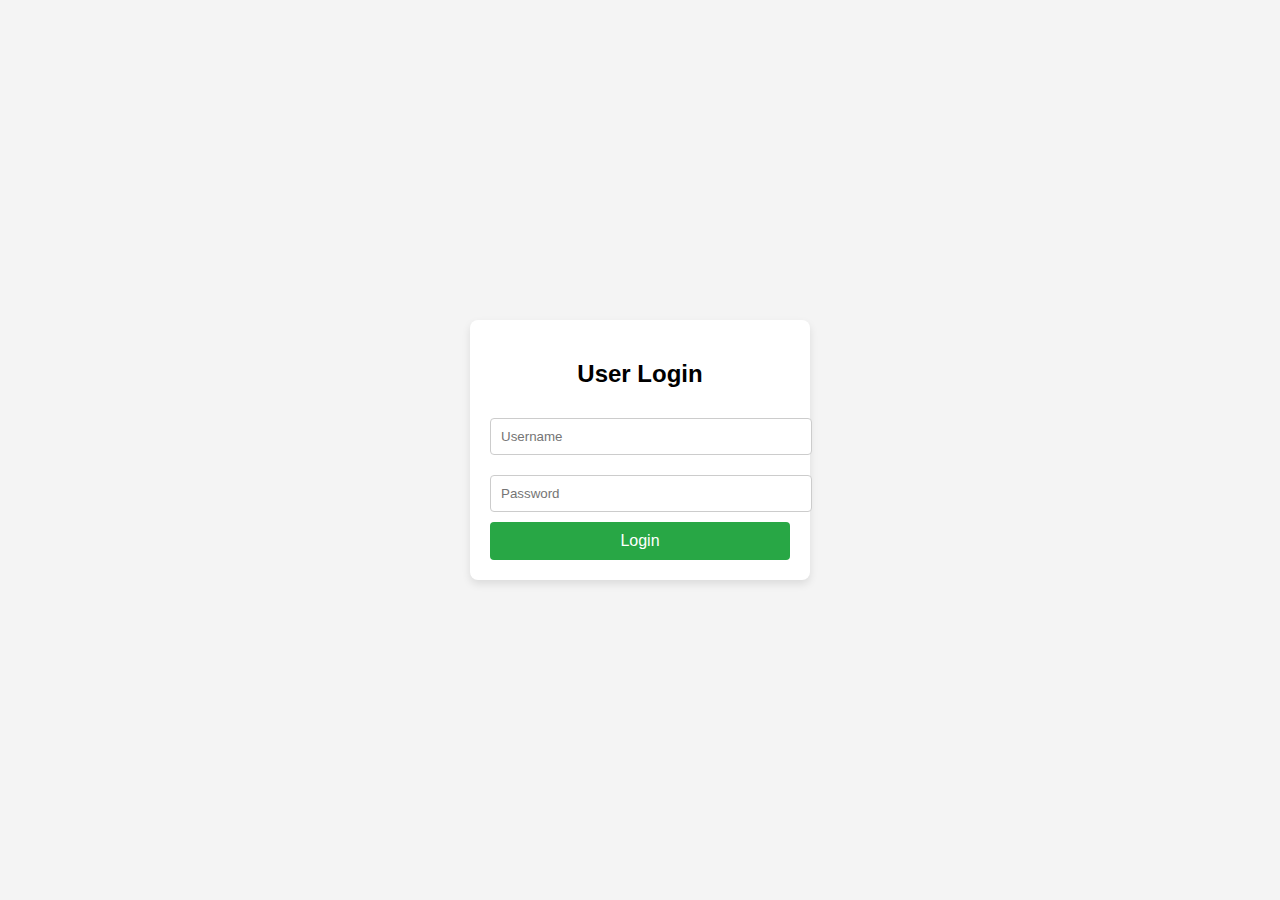
<file: CabXpert_Back-end/target/CabXpert_Back-end-1.0-SNAPSHOT/index.html>
<!DOCTYPE html>
<html lang="en">
<head>
    <meta charset="UTF-8">
    <meta name="viewport" content="width=device-width, initial-scale=1.0">
    <title>User Login</title>
    <style>
        body {
            font-family: Arial, sans-serif;
            background-color: #f4f4f4;
            margin: 0;
            padding: 0;
            display: flex;
            justify-content: center;
            align-items: center;
            height: 100vh;
        }
        .login-container {
            background-color: #fff;
            padding: 20px;
            border-radius: 8px;
            box-shadow: 0 4px 8px rgba(0, 0, 0, 0.1);
            width: 300px;
        }
        .login-container h2 {
            text-align: center;
        }
        .input-field {
            width: 100%;
            padding: 10px;
            margin: 10px 0;
            border: 1px solid #ccc;
            border-radius: 4px;
        }
        .login-button {
            width: 100%;
            padding: 10px;
            background-color: #28a745;
            color: white;
            border: none;
            border-radius: 4px;
            font-size: 16px;
            cursor: pointer;
        }
        .login-button:hover {
            background-color: #218838;
        }
        .error-message {
            color: red;
            text-align: center;
            font-size: 14px;
            display: none;
        }
    </style>
</head>
<body>

<div class="login-container">
    <h2>User Login</h2>
    <input type="text" id="username" class="input-field" placeholder="Username" />
    <input type="password" id="password" class="input-field" placeholder="Password" />
    <button class="login-button" onclick="loginUser()">Login</button>
    <p id="error-message" class="error-message">Invalid username or password.</p>
</div>

<script>
    function loginUser() {
        const username = document.getElementById('username').value;
        const password = document.getElementById('password').value;
        const errorMessage = document.getElementById('error-message');

        // Clear any previous error messages
        errorMessage.style.display = 'none';

        if (username === '' || password === '') {
            alert("Please enter both username and password.");
            return;
        }

        // Prepare the data to be sent to the API
        const loginData = {
            username: username,
            password: password
        };

        // Make the API request
        fetch('http://localhost:8080/CabXpert_Back-end/webresources/Login', {
            method: 'POST',  // Correct HTTP method to POST
            headers: {
                'Content-Type': 'application/json'
            },
            body: JSON.stringify(loginData)
        })
        .then(response => {
            console.log('Response Status:', response.status); // Log status code
            if (!response.ok) {
                return response.text().then(err => {
                    throw new Error(`Error: ${response.status} - ${err}`);
                });
            }
            return response.json(); // Parse the response if status is ok
        })
        .then(data => {
            console.log('Response Data:', data); // Log the response data
            if (data.message === 'Login successful') {
                alert("Login successful!");
                // Redirect to another page after successful login (optional)
                window.location.href = 'your-dashboard-page.html'; // Change this to the desired page
            } else {
                errorMessage.style.display = 'block';
            }
        })
        .catch(error => {
            console.error('Error:', error); // Log the error details to console
            alert(`An error occurred: ${error.message}`);
        });
    }
</script>

</body>
</html>
</file>
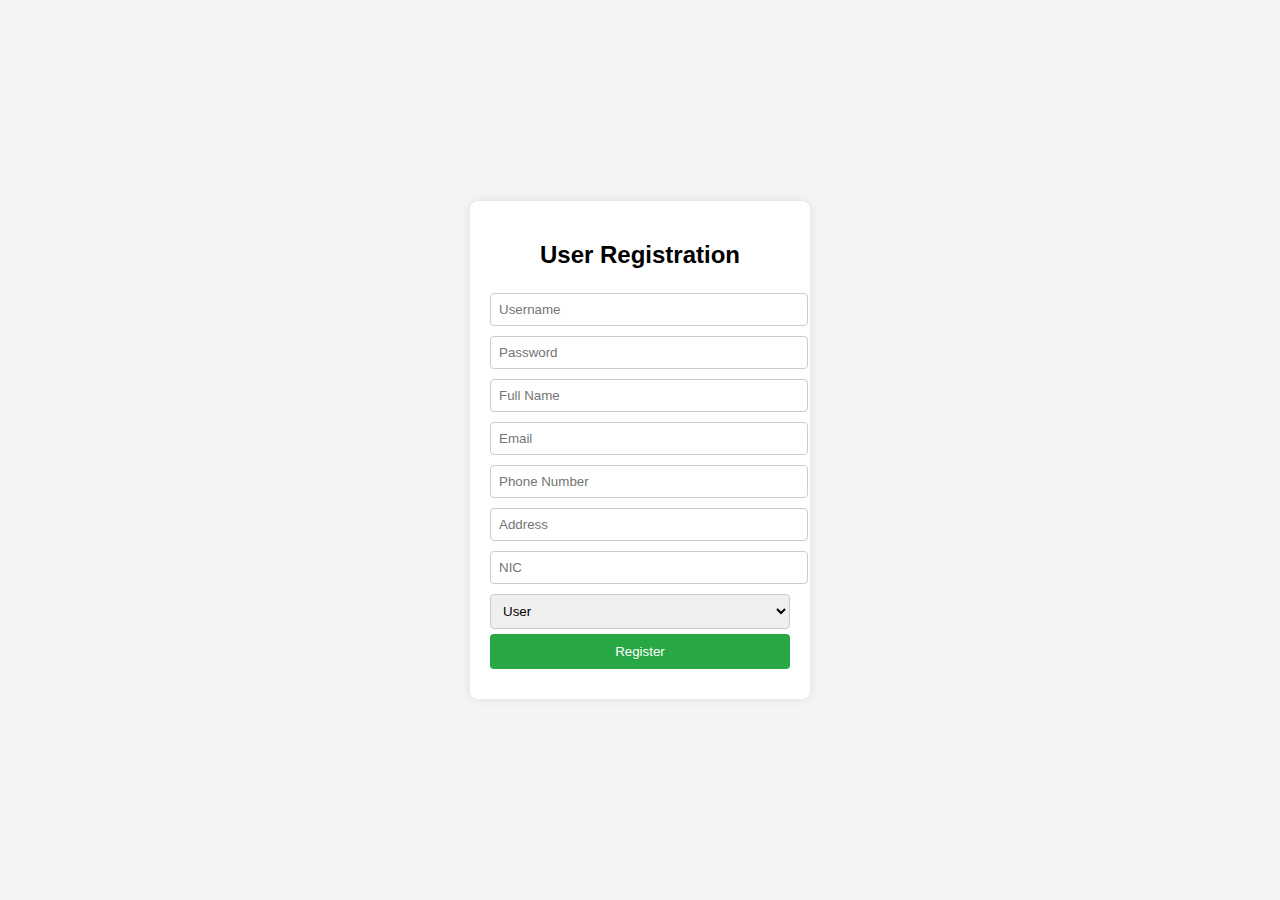
<file: CabXpert_Front-end/target/CabXpert_Front-end-1.0-SNAPSHOT/index.html>
<!DOCTYPE html>
<html>
    <head>
        <title>User Registration</title>
        <meta charset="UTF-8">
        <meta name="viewport" content="width=device-width, initial-scale=1.0">
        <style>
            body {
                font-family: Arial, sans-serif;
                background-color: #f4f4f4;
                margin: 0;
                padding: 0;
                display: flex;
                justify-content: center;
                align-items: center;
                height: 100vh;
            }
            .container {
                background: white;
                padding: 20px;
                border-radius: 8px;
                box-shadow: 0px 0px 10px rgba(0, 0, 0, 0.1);
                width: 300px;
            }
            h2 {
                text-align: center;
            }
            input, select {
                width: 100%;
                padding: 8px;
                margin: 5px 0;
                border: 1px solid #ccc;
                border-radius: 4px;
            }
            button {
                width: 100%;
                padding: 10px;
                background: #28a745;
                color: white;
                border: none;
                border-radius: 4px;
                cursor: pointer;
            }
            button:hover {
                background: #218838;
            }
            .message {
                text-align: center;
                margin-top: 10px;
                font-size: 14px;
            }
        </style>
    </head>
    <body>
        <div class="container">
            <h2>User Registration</h2>
            <form id="registrationForm">
                <input type="text" id="username" placeholder="Username" required>
                <input type="password" id="password" placeholder="Password" required>
                <input type="text" id="fullName" placeholder="Full Name" required>
                <input type="email" id="email" placeholder="Email" required>
                <input type="text" id="phoneNumber" placeholder="Phone Number" required>
                <input type="text" id="address" placeholder="Address" required>
                <input type="text" id="nic" placeholder="NIC" required>
                <select id="role">
                    <option value="User">User</option>
                    <option value="Admin">Admin</option>
                </select>
                <button type="submit">Register</button>
            </form>
            <div class="message" id="message"></div>
        </div>

        <script>
            document.getElementById("registrationForm").addEventListener("submit", async function(event) {
                event.preventDefault();
                
                const userData = {
                    username: document.getElementById("username").value,
                    password: document.getElementById("password").value,
                    fullName: document.getElementById("fullName").value,
                    email: document.getElementById("email").value,
                    phoneNumber: document.getElementById("phoneNumber").value,
                    address: document.getElementById("address").value,
                    nic: document.getElementById("nic").value,
                    role: document.getElementById("role").value
                };

                try {
                    const response = await fetch("http://localhost:8080/cabxpert_back_end/api/user", {
                        method: "POST",
                        headers: {
                            "Content-Type": "application/json"
                        },
                        body: JSON.stringify(userData)
                    });

                    const result = await response.json();
                    document.getElementById("message").innerText = result.message || result.error;
                    document.getElementById("message").style.color = result.error ? "red" : "green";
                    
                    if (!result.error) {
                        document.getElementById("registrationForm").reset();
                    }
                } catch (error) {
                    document.getElementById("message").innerText = "Error connecting to server!";
                    document.getElementById("message").style.color = "red";
                }
            });
        </script>
    </body>
</html>
</file>
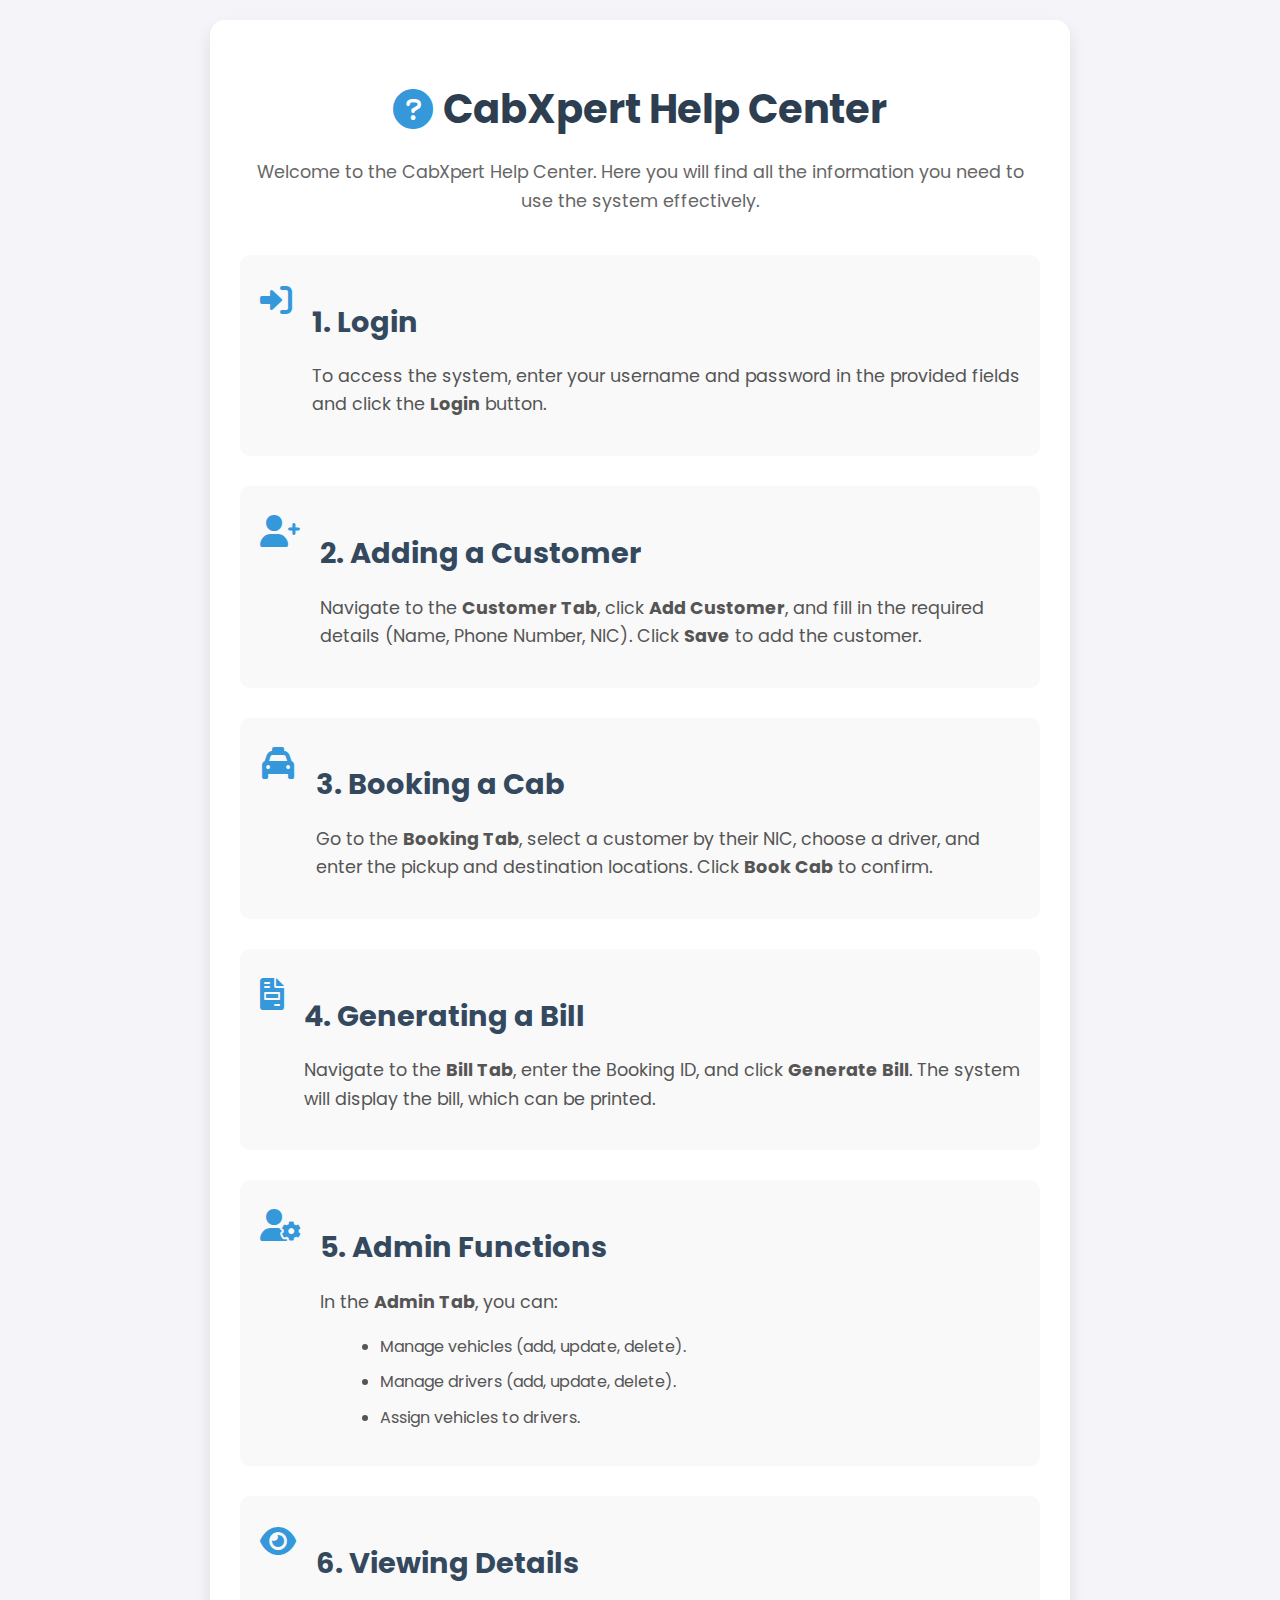
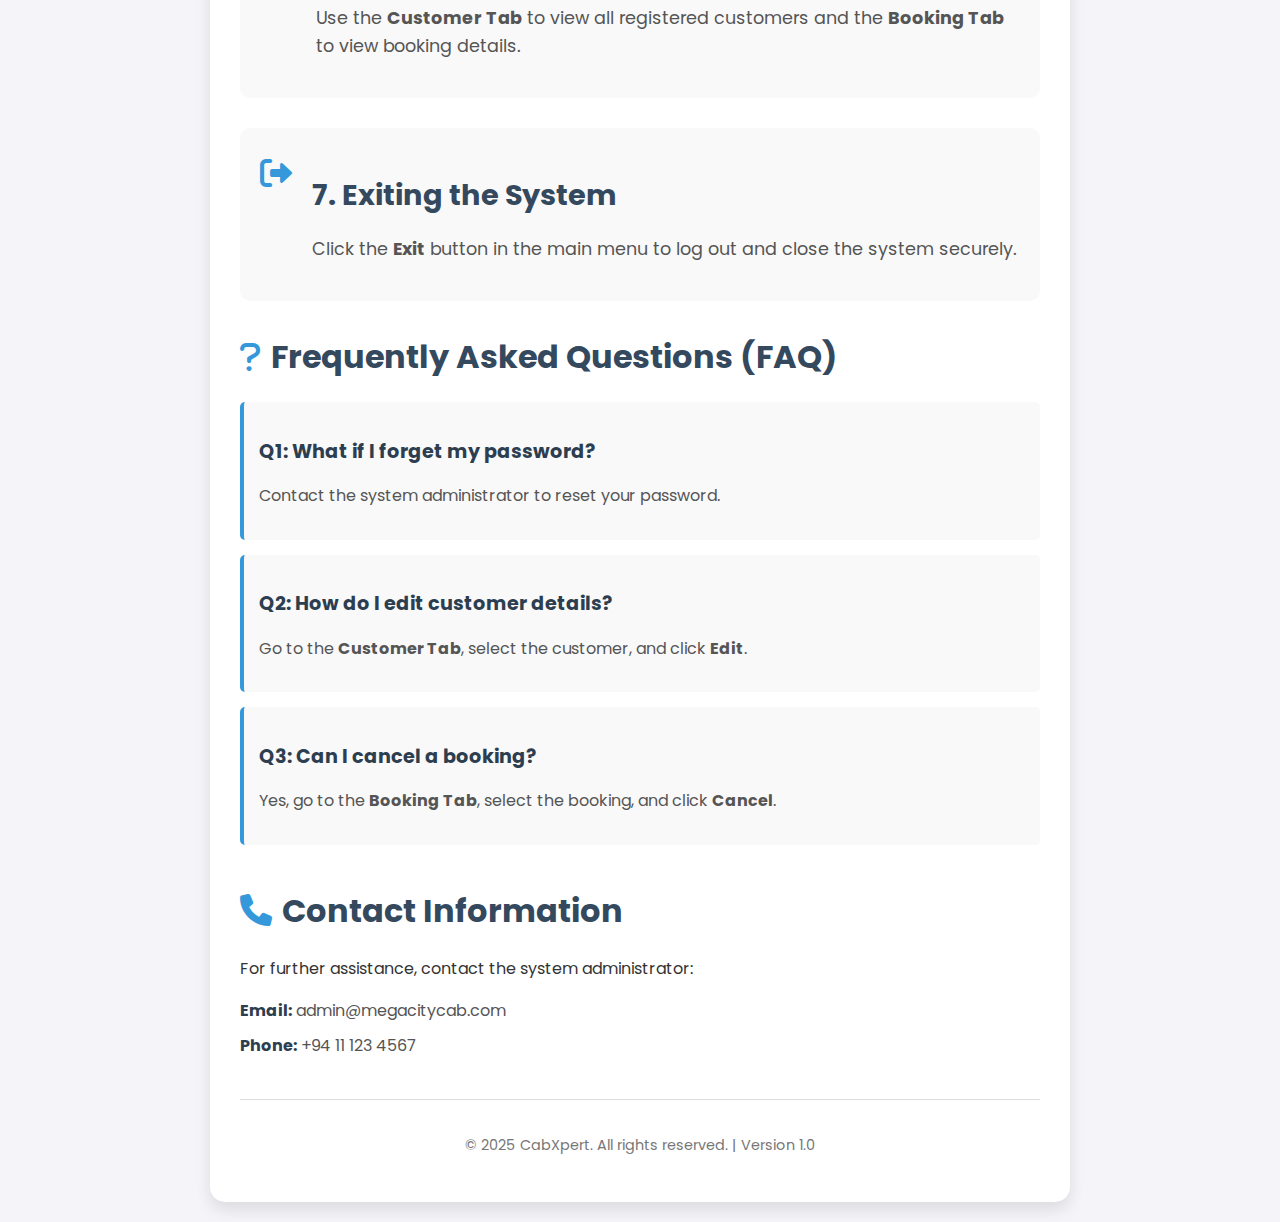
<file: CabXpert_Front-end/target/CabXpert_Front-end-1.0-SNAPSHOT/UserHelp/Help.html>
<!DOCTYPE html>
<html lang="en">
<head>
    <meta charset="UTF-8">
    <meta name="viewport" content="width=device-width, initial-scale=1.0">
    <title>CabXpert Help Center</title>
    <link rel="stylesheet" href="styles.css">
    <link rel="stylesheet" href="https://cdnjs.cloudflare.com/ajax/libs/font-awesome/6.0.0/css/all.min.css">
    <link href="https://fonts.googleapis.com/css2?family=Poppins:wght@300;400;500;600;700&display=swap" rel="stylesheet">
</head>
<body>
    <div class="help-container">
        <!-- Header Section -->
        <header>
            <h1><i class="fas fa-question-circle"></i> CabXpert Help Center</h1>
            <p>Welcome to the CabXpert Help Center. Here you will find all the information you need to use the system effectively.</p>
        </header>

        <!-- Main Content Sections -->
        <section class="help-section">
            <div class="icon"><i class="fas fa-sign-in-alt"></i></div>
            <div class="content">
                <h2>1. Login</h2>
                <p>To access the system, enter your username and password in the provided fields and click the <strong>Login</strong> button.</p>
            </div>
        </section>

        <section class="help-section">
            <div class="icon"><i class="fas fa-user-plus"></i></div>
            <div class="content">
                <h2>2. Adding a Customer</h2>
                <p>Navigate to the <strong>Customer Tab</strong>, click <strong>Add Customer</strong>, and fill in the required details (Name, Phone Number, NIC). Click <strong>Save</strong> to add the customer.</p>
            </div>
        </section>

        <section class="help-section">
            <div class="icon"><i class="fas fa-taxi"></i></div>
            <div class="content">
                <h2>3. Booking a Cab</h2>
                <p>Go to the <strong>Booking Tab</strong>, select a customer by their NIC, choose a driver, and enter the pickup and destination locations. Click <strong>Book Cab</strong> to confirm.</p>
            </div>
        </section>

        <section class="help-section">
            <div class="icon"><i class="fas fa-file-invoice"></i></div>
            <div class="content">
                <h2>4. Generating a Bill</h2>
                <p>Navigate to the <strong>Bill Tab</strong>, enter the Booking ID, and click <strong>Generate Bill</strong>. The system will display the bill, which can be printed.</p>
            </div>
        </section>

        <section class="help-section">
            <div class="icon"><i class="fas fa-user-cog"></i></div>
            <div class="content">
                <h2>5. Admin Functions</h2>
                <p>In the <strong>Admin Tab</strong>, you can:</p>
                <ul>
                    <li>Manage vehicles (add, update, delete).</li>
                    <li>Manage drivers (add, update, delete).</li>
                    <li>Assign vehicles to drivers.</li>
                </ul>
            </div>
        </section>

        <section class="help-section">
            <div class="icon"><i class="fas fa-eye"></i></div>
            <div class="content">
                <h2>6. Viewing Details</h2>
                <p>Use the <strong>Customer Tab</strong> to view all registered customers and the <strong>Booking Tab</strong> to view booking details.</p>
            </div>
        </section>

        <section class="help-section">
            <div class="icon"><i class="fas fa-sign-out-alt"></i></div>
            <div class="content">
                <h2>7. Exiting the System</h2>
                <p>Click the <strong>Exit</strong> button in the main menu to log out and close the system securely.</p>
            </div>
        </section>

        <!-- FAQ Section -->
        <section class="faq-section">
            <h2><i class="fas fa-question"></i> Frequently Asked Questions (FAQ)</h2>
            <div class="faq">
                <div class="faq-item">
                    <h3>Q1: What if I forget my password?</h3>
                    <p>Contact the system administrator to reset your password.</p>
                </div>
                <div class="faq-item">
                    <h3>Q2: How do I edit customer details?</h3>
                    <p>Go to the <strong>Customer Tab</strong>, select the customer, and click <strong>Edit</strong>.</p>
                </div>
                <div class="faq-item">
                    <h3>Q3: Can I cancel a booking?</h3>
                    <p>Yes, go to the <strong>Booking Tab</strong>, select the booking, and click <strong>Cancel</strong>.</p>
                </div>
            </div>
        </section>

        <!-- Contact Section -->
        <section class="contact-section">
            <h2><i class="fas fa-phone"></i> Contact Information</h2>
            <p>For further assistance, contact the system administrator:</p>
            <ul>
                <li><strong>Email:</strong> admin@megacitycab.com</li>
                <li><strong>Phone:</strong> +94 11 123 4567</li>
            </ul>
        </section>

        <!-- Footer -->
        <footer>
            <p>&copy; 2025 CabXpert. All rights reserved. | Version 1.0</p>
        </footer>
    </div>
</body>
</html>
</file>
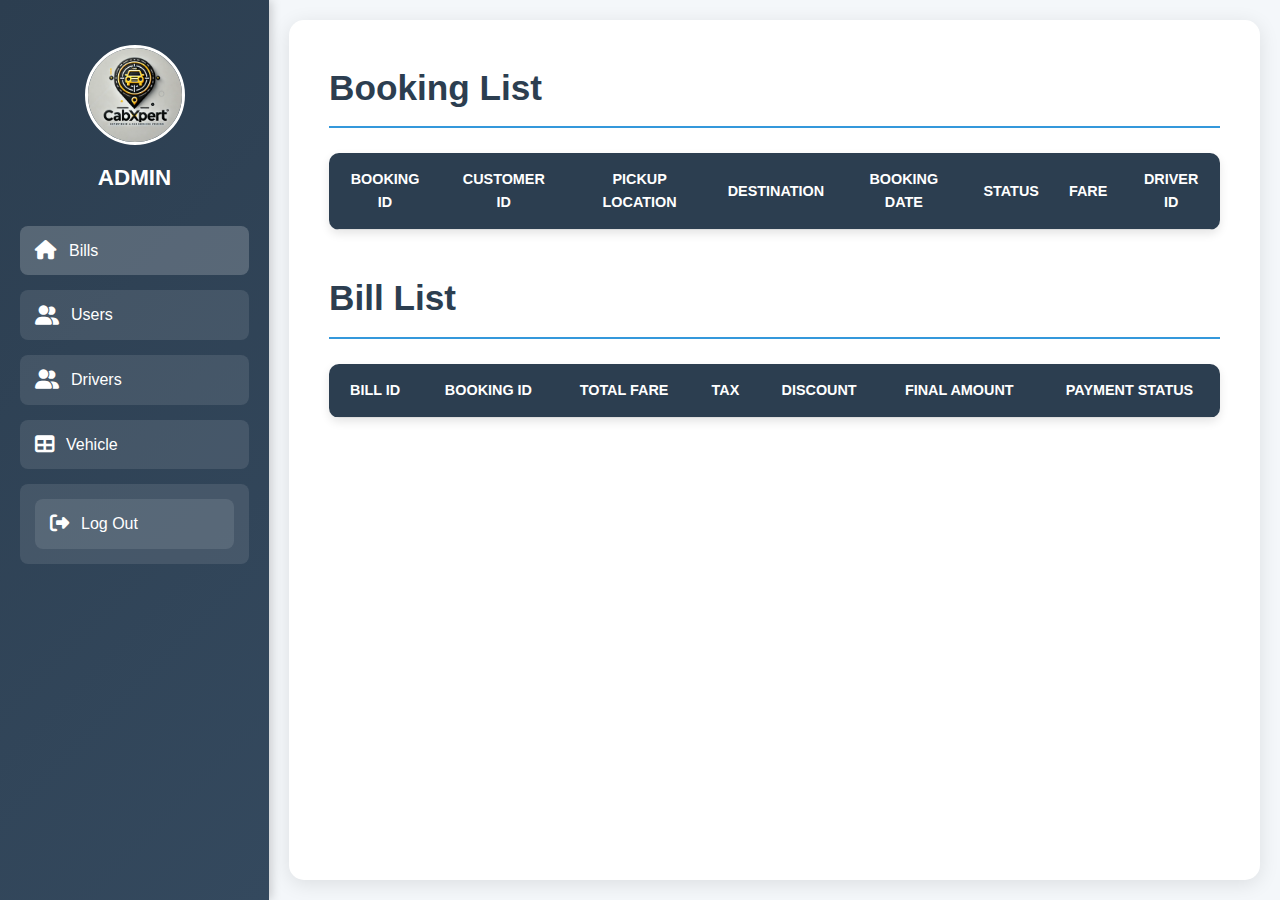
<file: CabXpert_Front-end/target/CabXpert_Front-end-1.0-SNAPSHOT/ADMIN/Bookings/Bookings.html>
<!DOCTYPE html>
<html lang="en">
    <head>
        <meta charset="UTF-8" />
        <meta name="viewport" content="width=device-width, initial-scale=1.0" />
        <link
            rel="stylesheet"
            href="https://cdnjs.cloudflare.com/ajax/libs/font-awesome/6.4.0/css/all.min.css"
        />
        <link rel="stylesheet" href="Style.css" />
        <title>Sidebar</title>
        <style>
         
        </style>
    </head>
    <body>
        <!-- Sidebar Menu -->
        <nav class="menu">
            <ul>
                <li class="profile">
                    <div class="img-box">
                        <img src="logo.png" alt="Profile Picture" />
                    </div>
                    <h2>ADMIN</h2>
                 <li><a class="active" href="Bookings.html"><i class="fas fa-home"></i><p>Bills</p></a></li>
                <li><a href="../Login/Register.html"><i class="fa-solid fa-user-group"></i><p>Users</p></a></li>
                <li><a href="../Driver/Driver.html"><i class="fa-solid fa-user-group"></i><p>Drivers</p></a></li>
                <li><a href="../Vehicle/Vehicle.html"><i class="fas fa-table"></i><p>Vehicle</p></a></li>
                <li class="log-out"><a href="../Login/Login.html"><i class="fas fa-sign-out-alt"></i><p>Log Out</p></a></li>
            </ul>
        </nav>

        <!-- Main Content -->
        <div class="container">
            <h2>Booking List</h2>
            <table id="bookingsTable">
                <thead>
                    <tr>
                        <th>Booking ID</th>
                        <th>Customer ID</th>
                        <th>Pickup Location</th>
                        <th>Destination</th>
                        <th>Booking Date</th>
                        <th>Status</th>
                        <th>Fare</th>
                        <th>Driver ID</th>
                    </tr>
                </thead>
                <tbody>
                    <!-- Bookings will be inserted here dynamically -->
                </tbody>
            </table>

           

            <!-- New Table for Bills -->
            <h2>Bill List</h2>
            <table id="billsTable">
                <thead>
                    <tr>
                        <th>Bill ID</th>
                        <th>Booking ID</th>
                        <th>Total Fare</th>
                        <th>Tax</th>
                        <th>Discount</th>
                        <th>Final Amount</th>
                        <th>Payment Status</th>
                    </tr>
                </thead>
                <tbody>
                    <!-- Bills will be inserted here dynamically -->
                </tbody>
            </table>
        </div>

        <script>
            // Fetch bookings and bills when the page loads
            document.addEventListener("DOMContentLoaded", function () {
                fetchBookings();
                fetchBills();
            });

            // Function to fetch bookings from the server
            function fetchBookings() {
                fetch("http://localhost:8080/CabXpert_Back-end/webresources/ViewBookings")
                    .then((response) => {
                        if (!response.ok) {
                            throw new Error("Network response was not ok");
                        }
                        return response.json();
                    })
                    .then((data) => {
                        displayBookings(data);
                    })
                    .catch((error) => {
                        console.error("Error fetching bookings:", error);
                    });
            }

            // Function to display bookings in the table
            function displayBookings(bookings) {
                const tableBody = document.querySelector("#bookingsTable tbody");
                tableBody.innerHTML = ""; // Clear existing data

                bookings.forEach((booking) => {
                    const row = document.createElement("tr");
                    row.innerHTML = `
                        <td>${booking.bookingID}</td>
                        <td>${booking.customerID}</td>
                        <td>${booking.pickupLocation}</td>
                        <td>${booking.destination}</td>
                        <td>${new Date(booking.bookingDateTime).toLocaleString()}</td>
                        <td>${booking.status}</td>
                        <td>$${booking.fare.toFixed(2)}</td>
                        <td>${booking.driverID ? booking.driverID : "Not Assigned"}</td>
                    `;
                    tableBody.appendChild(row);
                });
            }

            // Function to fetch bills from the server
            function fetchBills() {
                fetch("http://localhost:8080/CabXpert_Back-end/webresources/Bills/viewAllBills")
                    .then((response) => {
                        if (!response.ok) {
                            throw new Error("Network response was not ok");
                        }
                        return response.json();
                    })
                    .then((data) => {
                        displayBills(data);
                    })
                    .catch((error) => {
                        console.error("Error fetching bills:", error);
                    });
            }

            // Function to display bills in the table
            function displayBills(bills) {
                const tableBody = document.querySelector("#billsTable tbody");
                tableBody.innerHTML = ""; // Clear existing data

                bills.forEach((bill) => {
                    const row = document.createElement("tr");
                    row.innerHTML = `
                        <td>${bill.BillID}</td>
                        <td>${bill.BookingID}</td>
                        <td>Rs. ${bill.TotalFare.toFixed(2)}</td>
                        <td>Rs. ${bill.Tax.toFixed(2)}</td>
                        <td>Rs. ${bill.Discount.toFixed(2)}</td>
                        <td>Rs. ${bill.FinalAmount.toFixed(2)}</td>
                        <td>
                            <button class="payment-status-btn ${bill.PaymentStatus.toLowerCase()}" 
                                    onclick="updatePaymentStatus(${bill.BillID}, '${bill.PaymentStatus}')">
                                ${bill.PaymentStatus}
                            </button>
                        </td>
                    `;
                    tableBody.appendChild(row);
                });
            }

        </script>
    </body>
</html>
</file>
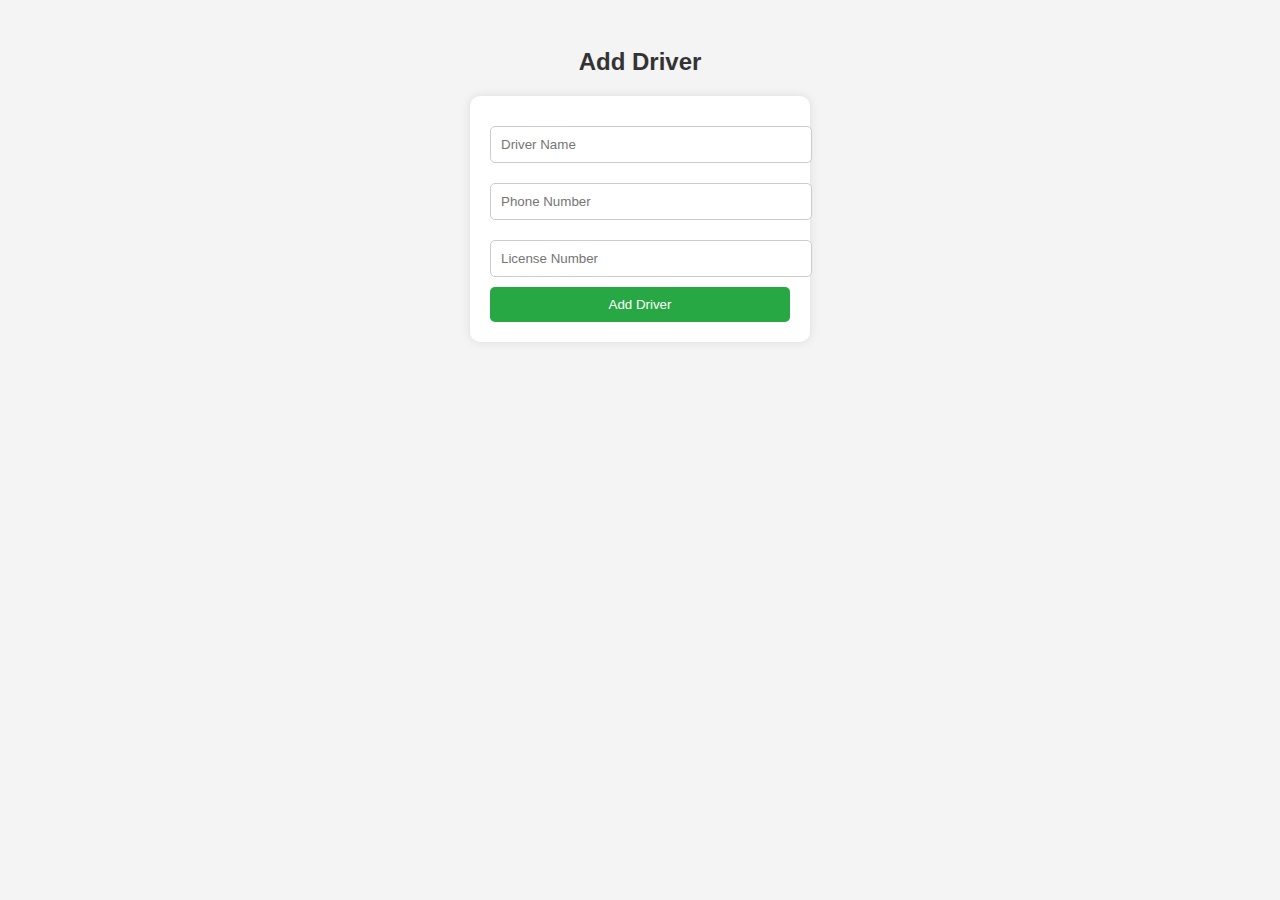
<file: CabXpert_Front-end/target/CabXpert_Front-end-1.0-SNAPSHOT/ADMIN/Driver/AddDrivers.html>
<!DOCTYPE html>
<html lang="en">
<head>
    <meta charset="UTF-8">
    <meta name="viewport" content="width=device-width, initial-scale=1.0">
    <title>Add Driver</title>
    <style>
        body {
            font-family: Arial, sans-serif;
            background-color: #f4f4f4;
            text-align: center;
            padding: 20px;
        }
        h2 {
            color: #333;
        }
        form {
            background: white;
            padding: 20px;
            border-radius: 10px;
            box-shadow: 0px 0px 10px rgba(0, 0, 0, 0.1);
            width: 300px;
            margin: auto;
        }
        input {
            width: 100%;
            padding: 10px;
            margin: 10px 0;
            border: 1px solid #ccc;
            border-radius: 5px;
        }
        button {
            background-color: #28a745;
            color: white;
            border: none;
            padding: 10px;
            width: 100%;
            cursor: pointer;
            border-radius: 5px;
        }
        button:hover {
            background-color: #218838;
        }
        #message {
            margin-top: 10px;
            font-weight: bold;
        }
    </style>
</head>
<body>

    <h2>Add Driver</h2>

    <form id="driverForm">
        <input type="text" id="name" placeholder="Driver Name" required>
        <input type="text" id="phoneNumber" placeholder="Phone Number" required pattern="\d{10}">
        <input type="text" id="licenseNumber" placeholder="License Number" required>
        <button type="submit">Add Driver</button>
    </form>

    <p id="message"></p>

    <script>
        document.getElementById("driverForm").addEventListener("submit", async function (event) {
    event.preventDefault();

    const name = document.getElementById("name").value.trim();
    const phoneNumber = document.getElementById("phoneNumber").value.trim();
    const licenseNumber = document.getElementById("licenseNumber").value.trim();
    const messageElement = document.getElementById("message");

    // Reset message
    messageElement.textContent = "";
    messageElement.style.color = "red";

    // Basic validation
    if (!name || !phoneNumber || !licenseNumber) {
        messageElement.textContent = "All fields are required!";
        return;
    }

    const driverData = {
        name: name,
        phoneNumber: phoneNumber,
        licenseNumber: licenseNumber
    };

    try {
       const response = await fetch("http://localhost:8080/CabXpert_Back-end/webresources/Drivers/add", { 
 
            method: "POST",
            headers: {
                "Content-Type": "application/json"
            },
            body: JSON.stringify(driverData)
        });

        const responseText = await response.text(); // Get response as text (to handle non-JSON errors)

        if (!response.ok) {
            let errorMessage = `Error ${response.status}: ${response.statusText}`;
            
            // Try parsing JSON if possible
            try {
                const jsonResponse = JSON.parse(responseText);
                if (jsonResponse.message) {
                    errorMessage = jsonResponse.message;
                }
            } catch (jsonError) {
                console.error("Response is not JSON:", responseText);
            }

            throw new Error(errorMessage);
        }

        // Success case
        messageElement.style.color = "green";
        messageElement.textContent = "Driver added successfully!";
        document.getElementById("driverForm").reset();

    } catch (error) {
        console.error("Fetch Error:", error);
        
        if (error.message.includes("Failed to fetch")) {
            messageElement.textContent = "API is not reachable. Check if the backend is running.";
        } else if (error.message.includes("NetworkError")) {
            messageElement.textContent = "Network error. Check your connection.";
        } else {
            messageElement.textContent = `Unexpected error: ${error.message}`;
        }
    }
});

    </script>

</body>
</html>
</file>
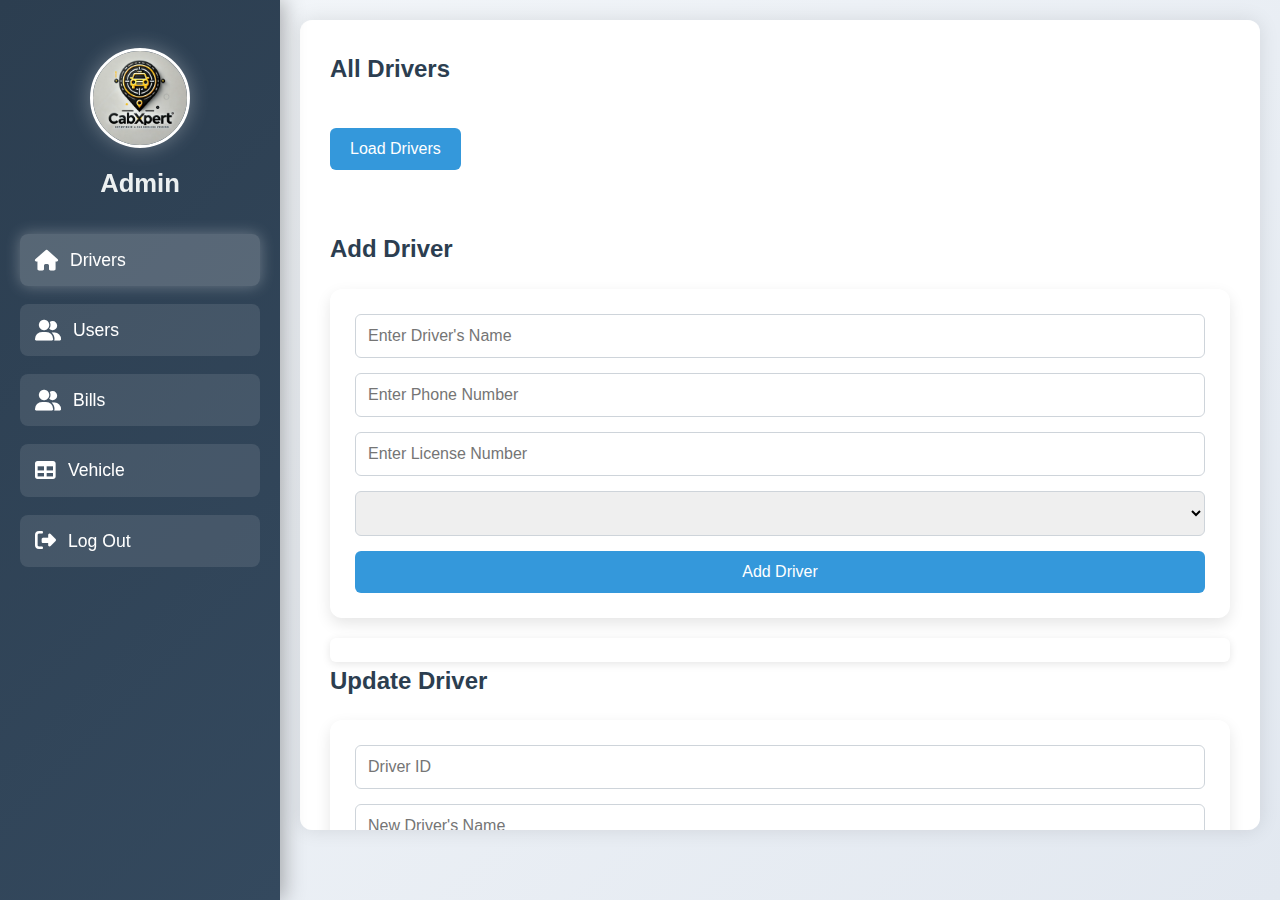
<file: CabXpert_Front-end/target/CabXpert_Front-end-1.0-SNAPSHOT/ADMIN/Driver/Driver.html>
<!DOCTYPE html>
<html lang="en">
    <head>
        <meta charset="UTF-8" />
        <meta name="viewport" content="width=device-width, initial-scale=1.0" />
        <link rel="stylesheet" href="https://cdnjs.cloudflare.com/ajax/libs/font-awesome/6.4.0/css/all.min.css" />
        <link rel="stylesheet" href="style.css" />
        <title>Dashboard</title>
    </head>
    <body>
        <!-- Sidebar Menu -->
        <nav class="menu">
            <ul>
                <li class="profile">
                    <div class="img-box">
                        <img src="logo.png" alt="Profile Picture" />
                    </div>
                    <h2>Admin</h2>
                </li>
                <li><a class="active" href="Driver.html"><i class="fas fa-home"></i><p>Drivers</p></a></li>
                <li><a href="../Login/Register.html"><i class="fa-solid fa-user-group"></i><p>Users</p></a></li>
                <li><a href="../Bookings/Bookings.html"><i class="fa-solid fa-user-group"></i><p>Bills</p></a></li>
                <li><a href="../Vehicle/Vehicle.html"><i class="fas fa-table"></i><p>Vehicle</p></a></li>
                <li class="log-out"><a href="../Login/Login.html"><i class="fas fa-sign-out-alt"></i><p>Log Out</p></a></li>
            </ul>
        </nav>

        <!-- Main Content -->
        <div class="container">
            <h2>All Drivers</h2>
            <button id="loadDrivers">Load Drivers</button>
            <table id="driversTable" style="width:100%; margin-top:20px; border-collapse: collapse;">
                <tbody id="driversList">
                    <!-- Driver data will be inserted here -->
                </tbody>
            </table>

            <h2>Add Driver</h2>
            <form id="driverForm">
                <input type="text" id="driverName" placeholder="Enter Driver's Name" required />
                <input type="text" id="driverPhone" placeholder="Enter Phone Number" required pattern="\d{10}" />
                <input type="text" id="driverLicense" placeholder="Enter License Number" required />
                <select id="vehicleId">
                    <!-- Vehicle IDs will be populated here dynamically -->
                </select>
                <button type="submit">Add Driver</button>
            </form>
            <p id="message"></p>

            <h2>Update Driver</h2>
            <form id="updateDriverForm">
                <input type="number" id="updateDriverId" placeholder="Driver ID" required />
                <input type="text" id="updateDriverName" placeholder="New Driver's Name" />
                <input type="text" id="updateDriverPhone" placeholder="New Phone Number" pattern="\d{10}" />
                <input type="text" id="updateDriverLicense" placeholder="New License Number" />
                <select id="updateDriverAvailability">
                    <option value="Available">Available</option>
                    <option value="On Trip">On Trip</option>
                    <option value="Inactive">Inactive</option>
                </select>
                <select id="updateVehicleId">
                    <!-- Vehicle IDs will be populated here dynamically -->
                </select>
                <button type="submit">Update Driver</button>
            </form>
            <p id="updateMessage"></p>

            <h2>Delete Driver</h2>
            <form id="deleteDriverForm">
                <input type="number" id="deleteDriverId" placeholder="Driver ID" required />
                <button type="submit">Delete Driver</button>
            </form>
            <p id="deleteMessage"></p>
        </div>

        <script>
            // Fetch Vehicle IDs and populate the dropdown
            async function loadVehicleIds() {
                try {
                    const response = await fetch("http://localhost:8080/CabXpert_Back-end/webresources/Drivers/vehicles");
                    if (!response.ok) {
                        throw new Error(`Error ${response.status}: ${response.statusText}`);
                    }
                    const vehicleIds = await response.json();
                    const vehicleDropdown = document.getElementById("vehicleId");
                    const updateVehicleDropdown = document.getElementById("updateVehicleId");

                    // Clear existing options
                    vehicleDropdown.innerHTML = "";
                    updateVehicleDropdown.innerHTML = "";

                    // Add a default option
                    const defaultOption = document.createElement("option");
                    defaultOption.value = "";
                    defaultOption.textContent = "Select a Vehicle";
                    vehicleDropdown.appendChild(defaultOption);
                    updateVehicleDropdown.appendChild(defaultOption.cloneNode(true));

                    // Add vehicle IDs to the dropdown
                    vehicleIds.forEach(vehicleId => {
                        const option = document.createElement("option");
                        option.value = vehicleId;
                        option.textContent = vehicleId;
                        vehicleDropdown.appendChild(option);
                        updateVehicleDropdown.appendChild(option.cloneNode(true));
                    });
                } catch (error) {
                    console.error("Error loading vehicle IDs:", error);
                    alert(`Error: ${error.message}`);
                }
            }

            // Call the function to load vehicle IDs when the page loads
            window.onload = loadVehicleIds;

            // Add Driver
            document.getElementById("driverForm").addEventListener("submit", async function (event) {
                event.preventDefault();
                const name = document.getElementById("driverName").value.trim();
                const phoneNumber = document.getElementById("driverPhone").value.trim();
                const licenseNumber = document.getElementById("driverLicense").value.trim();
                const vehicleId = document.getElementById("vehicleId").value;
                const messageElement = document.getElementById("message");

                messageElement.textContent = "";
                messageElement.style.color = "red";

                if (!name || !phoneNumber || !licenseNumber || !vehicleId) {
                    messageElement.textContent = "All fields are required!";
                    return;
                }

                const driverData = {
                    name,
                    phoneNumber,
                    licenseNumber,
                    vehicleId: parseInt(vehicleId) // Include the selected vehicle ID
                };

                try {
                    const response = await fetch(
                            "http://localhost:8080/CabXpert_Back-end/webresources/Drivers/add",
                            {
                                method: "POST",
                                headers: {"Content-Type": "application/json"},
                                body: JSON.stringify(driverData),
                            }
                    );

                    const responseText = await response.text();

                    if (!response.ok) {
                        let errorMessage = `Error ${response.status}: ${response.statusText}`;
                        try {
                            const jsonResponse = JSON.parse(responseText);
                            if (jsonResponse.message) {
                                errorMessage = jsonResponse.message;
                            }
                        } catch (jsonError) {
                            console.error("Response is not JSON:", responseText);
                        }
                        throw new Error(errorMessage);
                    }

                    messageElement.style.color = "green";
                    messageElement.textContent = "Driver added successfully!";
                    document.getElementById("driverForm").reset();
                } catch (error) {
                    console.error("Fetch Error:", error);
                    messageElement.textContent = `Error: ${error.message}`;
                }
            });

            // Load All Drivers
            document.getElementById("loadDrivers").addEventListener("click", async function () {
                try {
                    const response = await fetch("http://localhost:8080/CabXpert_Back-end/webresources/Drivers/all");

                    if (!response.ok) {
                        throw new Error(`Error ${response.status}: ${response.statusText}`);
                    }

                    const drivers = await response.json();
                    const driversList = document.getElementById("driversList");
                    driversList.innerHTML = ""; // Clear previous data

                    // Create a table element
                    const table = document.createElement("table");
                    table.classList.add("drivers-table");

                    // Create table header
                    const headerRow = document.createElement("tr");
                    const headers = ["ID", "Name", "Phone Number", "License Number", "Availability", "Vehicle ID"];
                    headers.forEach(headerText => {
                        const th = document.createElement("th");
                        th.textContent = headerText;
                        headerRow.appendChild(th);
                    });
                    table.appendChild(headerRow);

                    // Populate table rows with driver data
                    drivers.forEach(driver => {
                        const row = document.createElement("tr");
                        const columns = [driver.id, driver.name, driver.phoneNumber, driver.licenseNumber, driver.availability, driver.vehicleId || "N/A"];
                        columns.forEach(columnData => {
                            const td = document.createElement("td");
                            td.textContent = columnData;
                            row.appendChild(td);
                        });
                        table.appendChild(row);
                    });

                    // Append the table to the driversList container
                    driversList.appendChild(table);
                } catch (error) {
                    console.error("Fetch Error:", error);
                    alert(`Error: ${error.message}`);
                }
            });

            // Update Driver
            document.getElementById("updateDriverForm").addEventListener("submit", async function (event) {
                event.preventDefault();

                const id = document.getElementById("updateDriverId").value.trim();
                const name = document.getElementById("updateDriverName").value.trim();
                const phoneNumber = document.getElementById("updateDriverPhone").value.trim();
                const licenseNumber = document.getElementById("updateDriverLicense").value.trim();
                const availability = document.getElementById("updateDriverAvailability").value.trim();
                const vehicleId = document.getElementById("updateVehicleId").value.trim();
                const updateMessageElement = document.getElementById("updateMessage");

                updateMessageElement.textContent = "";
                updateMessageElement.style.color = "red";

                if (!id) {
                    updateMessageElement.textContent = "Driver ID is required!";
                    return;
                }

                // Create an object only with fields that have values
                const driverData = {};
                if (name)
                    driverData.name = name;
                if (phoneNumber)
                    driverData.phoneNumber = phoneNumber;
                if (licenseNumber)
                    driverData.licenseNumber = licenseNumber;
                if (availability)
                    driverData.availability = availability;
                if (vehicleId)
                    driverData.vehicleId = parseInt(vehicleId);

                if (Object.keys(driverData).length === 0) {
                    updateMessageElement.textContent = "At least one field must be updated!";
                    return;
                }

                try {
                    const response = await fetch(
                            `http://localhost:8080/CabXpert_Back-end/webresources/Drivers/update/${id}`,
                            {
                                method: "PUT",
                                headers: {"Content-Type": "application/json"},
                                body: JSON.stringify(driverData),
                            }
                    );

                    const responseData = await response.json();

                    if (response.ok) {
                        updateMessageElement.style.color = "green";
                    }
                    updateMessageElement.textContent = responseData.message;
                } catch (error) {
                    console.error("Error updating driver:", error);
                    updateMessageElement.textContent = "Failed to update driver";
                }
            });

            // Delete Driver
            document.getElementById("deleteDriverForm").addEventListener("submit", async function (event) {
                event.preventDefault();

                const driverId = document.getElementById("deleteDriverId").value.trim();
                const deleteMessageElement = document.getElementById("deleteMessage");

                deleteMessageElement.textContent = "";
                deleteMessageElement.style.color = "red";

                if (!driverId) {
                    deleteMessageElement.textContent = "Driver ID is required!";
                    return;
                }

                try {
                    const response = await fetch(
                            `http://localhost:8080/CabXpert_Back-end/webresources/Drivers/delete/${driverId}`,
                            {method: "DELETE"}
                    );

                    const responseText = await response.text();

                    if (!response.ok) {
                        let errorMessage = `Error ${response.status}: ${response.statusText}`;
                        try {
                            const jsonResponse = JSON.parse(responseText);
                            if (jsonResponse.message) {
                                errorMessage = jsonResponse.message;
                            }
                        } catch (jsonError) {
                            console.error("Response is not JSON:", responseText);
                        }
                        throw new Error(errorMessage);
                    }

                    deleteMessageElement.style.color = "green";
                    deleteMessageElement.textContent = "Driver deleted successfully!";
                    document.getElementById("deleteDriverForm").reset();
                } catch (error) {
                    console.error("Fetch Error:", error);
                    deleteMessageElement.textContent = `Error: ${error.message}`;
                }
            });
        </script>
    </body>
</html>
</file>
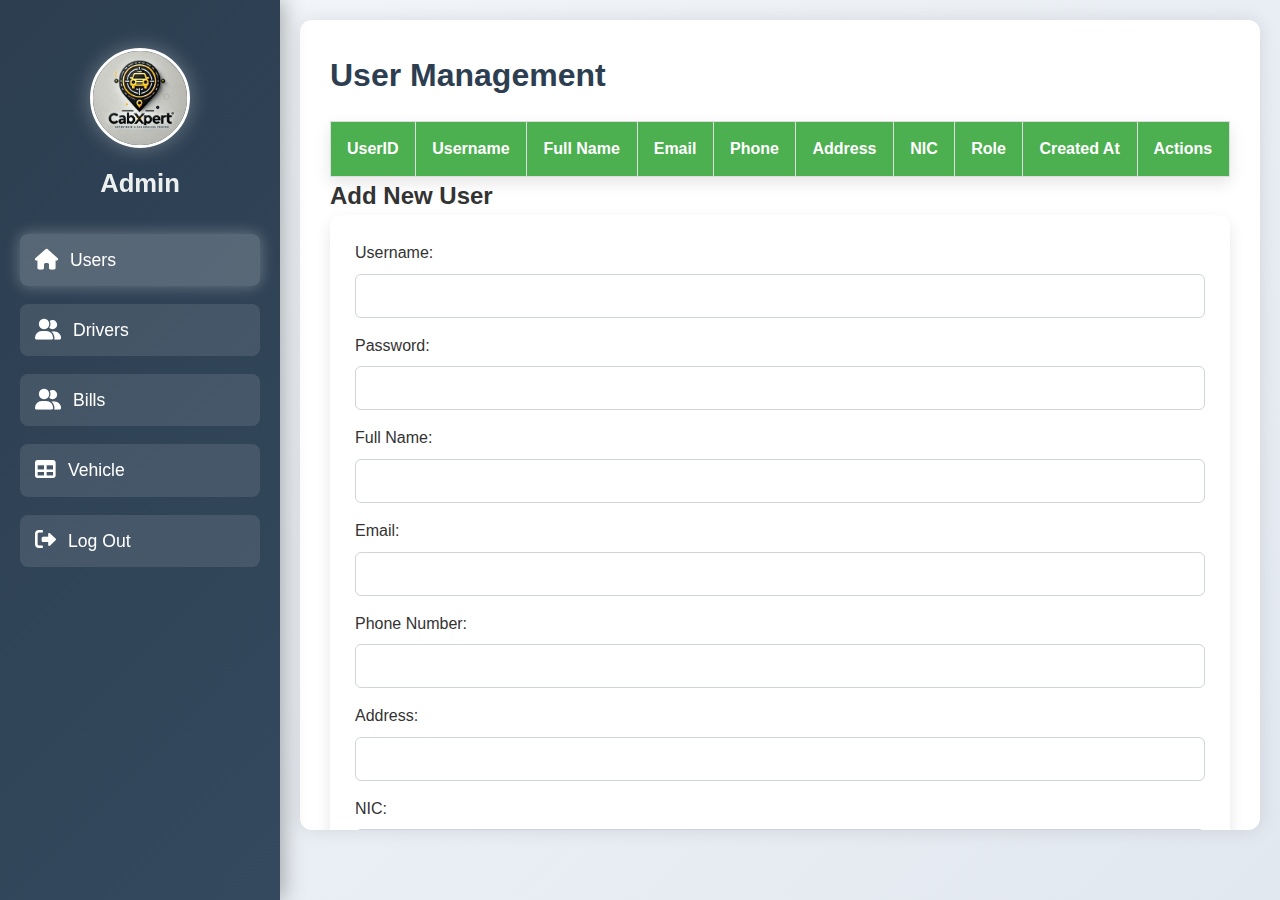
<file: CabXpert_Front-end/target/CabXpert_Front-end-1.0-SNAPSHOT/ADMIN/Login/Register.html>
<!DOCTYPE html>
<html lang="en">
<head>
    <meta charset="UTF-8" />
    <meta name="viewport" content="width=device-width, initial-scale=1.0" />
    <title>User Management - CabXpert</title>
    <link rel="stylesheet" href="https://cdnjs.cloudflare.com/ajax/libs/font-awesome/6.0.0/css/all.min.css" />
       <link rel="stylesheet" href="css/Register.css" />
    <style>
    
    </style>
</head>
<body>

<nav class="menu">
    <ul>
        <li class="profile">
            <div class="img-box">
                <img src="./images/logo.png" alt="Profile Picture" />
            </div>
            <h2>Admin</h2>
        </li>
        <li><a class="active" href="../Login/Register.html"><i class="fas fa-home"></i><p>Users</p></a></li>
        <li><a href="../Driver/Driver.html"><i class="fa-solid fa-user-group"></i><p>Drivers</p></a></li>
        <li><a href="../Bookings/Bookings.html"><i class="fa-solid fa-user-group"></i><p>Bills</p></a></li>
        <li><a href="../Vehicle/Vehicle.html"><i class="fas fa-table"></i><p>Vehicle</p></a></li>
        
        <li class="log-out"><a href="../Login/Login.html"><i class="fas fa-sign-out-alt"></i><p>Log Out</p></a></li>
    </ul>
</nav>

<div class="container">
    <h1>User Management</h1>

    <!-- User List Table -->
    <table id="userTable">
        <thead>
            <tr>
                <th>UserID</th>
                <th>Username</th>
                <th>Full Name</th>
                <th>Email</th>
                <th>Phone</th>
                <th>Address</th>
                <th>NIC</th>
                <th>Role</th>
                <th>Created At</th>
                <th>Actions</th>
            </tr>
        </thead>
        <tbody></tbody>
    </table>

    <!-- Add User Form -->
    <h2>Add New User</h2>
    <form id="userForm" class="form">
        <div class="inputBx">
            <label for="username">Username:</label>
            <input type="text" id="username" required>
        </div>
        <div class="inputBx">
            <label for="password">Password:</label>
            <input type="password" id="password" required>
        </div>
        <div class="inputBx">
            <label for="fullName">Full Name:</label>
            <input type="text" id="fullName" required>
        </div>
        <div class="inputBx">
            <label for="email">Email:</label>
            <input type="email" id="email" required>
        </div>
        <div class="inputBx">
            <label for="phoneNumber">Phone Number:</label>
            <input type="text" id="phoneNumber" required>
        </div>
        <div class="inputBx">
            <label for="address">Address:</label>
            <input type="text" id="address" required>
        </div>
        <div class="inputBx">
            <label for="nic">NIC:</label>
            <input type="text" id="nic" required>
        </div>
        <div class="inputBx">
            <label for="role">Role:</label>
            <select id="role" required>
                <option value="Admin">Admin</option>
                <option value="Staff">Staff</option>
            </select>
        </div>
        <div class="inputBx">
            <input type="submit" value="Add User">
        </div>
    </form>

    <!-- Edit User Form (hidden initially) -->
    <h2>Edit User</h2>
    <form id="editUserForm" class="form" style="display:none;">
        <div class="inputBx">
            <label for="editUsername">Username:</label>
            <input type="text" id="editUsername" required>
        </div>
        <div class="inputBx">
            <label for="editPassword">Password:</label>
            <input type="password" id="editPassword" required>
        </div>
        <div class="inputBx">
            <label for="editFullName">Full Name:</label>
            <input type="text" id="editFullName" required>
        </div>
        <div class="inputBx">
            <label for="editEmail">Email:</label>
            <input type="email" id="editEmail" required>
        </div>
        <div class="inputBx">
            <label for="editPhoneNumber">Phone Number:</label>
            <input type="text" id="editPhoneNumber" required>
        </div>
        <div class="inputBx">
            <label for="editAddress">Address:</label>
            <input type="text" id="editAddress" required>
        </div>
        <div class="inputBx">
            <label for="editNic">NIC:</label>
            <input type="text" id="editNic" required>
        </div>
        <div class="inputBx">
            <label for="editRole">Role:</label>
            <select id="editRole" required>
                <option value="Admin">Admin</option>
                <option value="Staff">Staff</option>
            </select>
        </div>
        <div class="inputBx">
            <input type="submit" value="Update User">
            <input type="button" id="cancelEditButton" value="Cancel">
        </div>
    </form>

    <!-- Error Message -->
    <div id="errorMessage" class="error"></div>
</div>

<script>
    const apiUrl = 'http://localhost:8080/CabXpert_Back-end/webresources/user';
    let editingUserId = null;

    // Fetch and display users
    async function fetchUsers() {
        try {
            const response = await fetch(apiUrl);
            const data = await response.json();

            const tableBody = document.querySelector('#userTable tbody');
            tableBody.innerHTML = '';

            data.forEach(user => {
                const row = `
                    <tr>
                        <td>${user.userID}</td>
                        <td>${user.username}</td>
                        <td>${user.fullName}</td>
                        <td>${user.email}</td>
                        <td>${user.phoneNumber}</td>
                        <td>${user.address}</td>
                        <td>${user.nic}</td>
                        <td>${user.role}</td>
                        <td>${new Date(user.createdAt).toLocaleString()}</td>
                        <td>
                             <button class="delete-btn" onclick="deleteUser(${user.userID})">Delete</button>
    <button class="edit-btn" onclick="editUser(${user.userID}, '${user.username}', '${user.fullName}', '${user.email}', '${user.phoneNumber}', '${user.address}', '${user.nic}', '${user.role}')">Edit</button>
                        </td>
                    </tr>
                `;
                tableBody.innerHTML += row;
            });
        } catch (error) {
            console.error("Error fetching users:", error);
        }
    }

    // Add a new user
    document.getElementById("userForm").addEventListener("submit", async function(event) {
        event.preventDefault();

        const user = {
            username: document.getElementById("username").value,
            password: document.getElementById("password").value,
            fullName: document.getElementById("fullName").value,
            email: document.getElementById("email").value,
            phoneNumber: document.getElementById("phoneNumber").value,
            address: document.getElementById("address").value,
            nic: document.getElementById("nic").value,
            role: document.getElementById("role").value
        };

        try {
            const response = await fetch(apiUrl, {
                method: 'POST',
                headers: { 'Content-Type': 'application/json' },
                body: JSON.stringify(user)
            });
            const data = await response.json();
            alert(data.message);
            fetchUsers();  // Refresh the user list
        } catch (error) {
            console.error("Error adding user:", error);
        }
    });

    // Edit user
    async function editUser(userID, username, fullName, email, phoneNumber, address, nic, role) {
        editingUserId = userID;
        document.getElementById("editUsername").value = username;
        document.getElementById("editFullName").value = fullName;
        document.getElementById("editEmail").value = email;
        document.getElementById("editPhoneNumber").value = phoneNumber;
        document.getElementById("editAddress").value = address;
        document.getElementById("editNic").value = nic;
        document.getElementById("editRole").value = role;

        document.getElementById("editUserForm").style.display = 'block';
    }

    // Update user
    document.getElementById("editUserForm").addEventListener("submit", async function(event) {
        event.preventDefault();

        const user = {
            username: document.getElementById("editUsername").value,
            password: document.getElementById("editPassword").value,
            fullName: document.getElementById("editFullName").value,
            email: document.getElementById("editEmail").value,
            phoneNumber: document.getElementById("editPhoneNumber").value,
            address: document.getElementById("editAddress").value,
            nic: document.getElementById("editNic").value,
            role: document.getElementById("editRole").value
        };

        try {
            const response = await fetch(`${apiUrl}/${editingUserId}`, {
                method: 'PUT',
                headers: { 'Content-Type': 'application/json' },
                body: JSON.stringify(user)
            });
            const data = await response.json();
            alert(data.message);
            fetchUsers();  // Refresh the user list
            cancelEdit();
        } catch (error) {
            console.error("Error updating user:", error);
        }
    });

    // Delete user
    async function deleteUser(userID) {
        if (confirm("Are you sure you want to delete this user?")) {
            try {
                const response = await fetch(`${apiUrl}/${userID}`, {
                    method: 'DELETE'
                });
                const data = await response.json();
                alert(data.message);
                fetchUsers();  // Refresh the user list
            } catch (error) {
                console.error("Error deleting user:", error);
            }
        }
    }

    // Cancel edit
    document.getElementById("cancelEditButton").addEventListener("click", cancelEdit);

    function cancelEdit() {
        document.getElementById("editUserForm").style.display = 'none';
        editingUserId = null;
    }

    // Initial fetch
    fetchUsers();
</script>

</body>
</html>
</file>
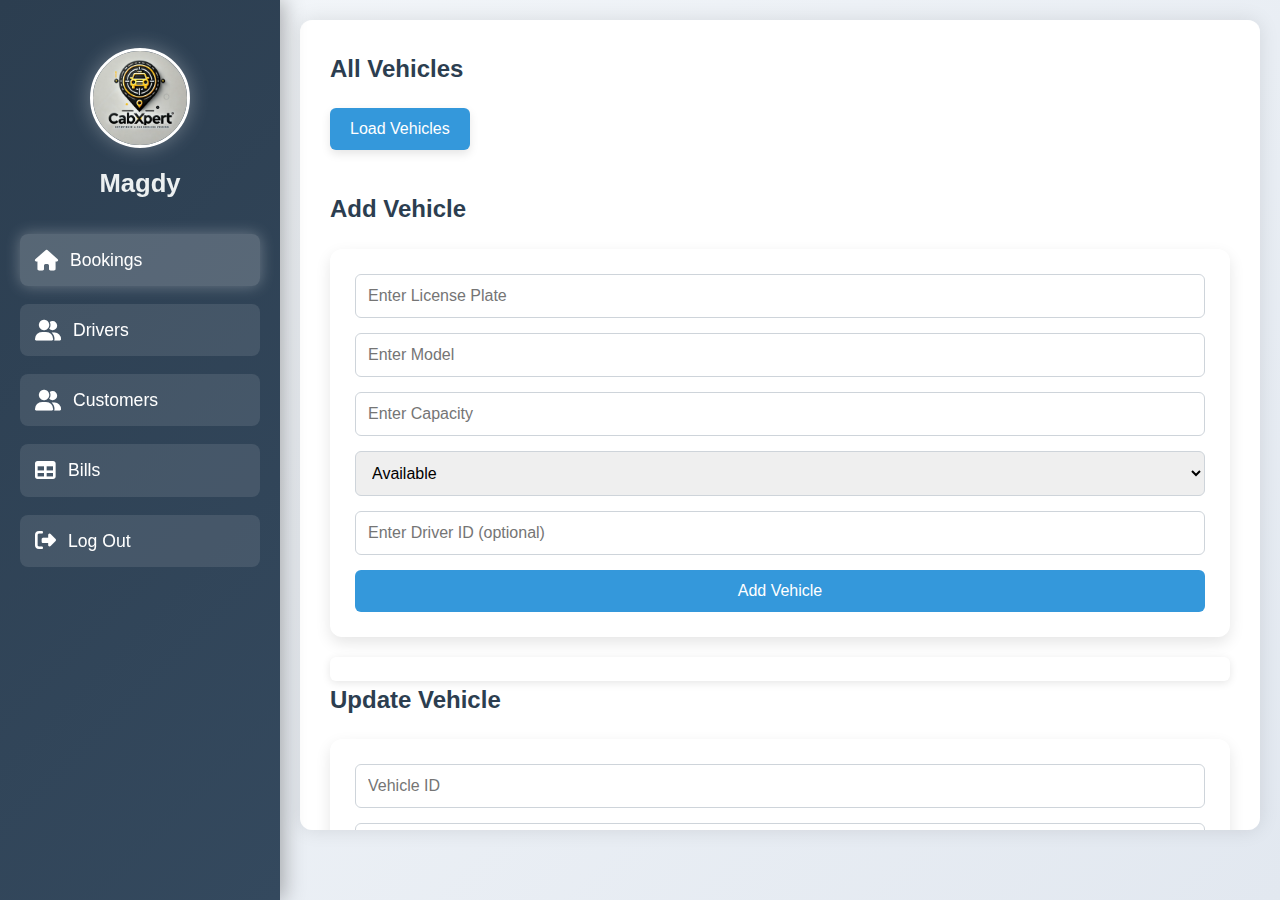
<file: CabXpert_Front-end/target/CabXpert_Front-end-1.0-SNAPSHOT/ADMIN/Vehicle/newhtml.html>
<!DOCTYPE html>
<html lang="en">
<head>
    <meta charset="UTF-8" />
    <meta name="viewport" content="width=device-width, initial-scale=1.0" />
    <link rel="stylesheet" href="https://cdnjs.cloudflare.com/ajax/libs/font-awesome/6.4.0/css/all.min.css" />
    <link rel="stylesheet" href="style.css" />
    <title>Vehicle Management</title>
</head>
<body>
    <!-- Sidebar Menu -->
    <nav class="menu">
        <ul>
            <li class="profile">
                <div class="img-box">
                    <img src="logo.png" alt="Profile Picture" />
                </div>
                <h2>Magdy</h2>
            </li>
            <li><a class="active" href="../Bookings/Bookings.html"><i class="fas fa-home"></i><p>Bookings</p></a></li>
            <li><a href="Driver.html"><i class="fa-solid fa-user-group"></i><p>Drivers</p></a></li>
            <li><a href="../Customer/AddCustomer.html"><i class="fa-solid fa-user-group"></i><p>Customers</p></a></li>
            <li><a href="../Bill/Bill.html"><i class="fas fa-table"></i><p>Bills</p></a></li>
            <li class="log-out"><a href="../Login/Login.html"><i class="fas fa-sign-out-alt"></i><p>Log Out</p></a></li>
        </ul>
    </nav>

    <!-- Main Content -->
    <div class="container">
        <h2>All Vehicles</h2>
        <button id="loadVehicles">Load Vehicles</button>
        <table id="vehiclesTable" style="width:100%; margin-top:20px; border-collapse: collapse;">
            <tbody id="vehiclesList">
                <!-- Vehicle data will be inserted here -->
            </tbody>
        </table>

        <h2>Add Vehicle</h2>
        <form id="vehicleForm">
            <input type="text" id="licensePlate" placeholder="Enter License Plate" required />
            <input type="text" id="model" placeholder="Enter Model" required />
            <input type="number" id="capacity" placeholder="Enter Capacity" required />
            <select id="status">
                <option value="Available">Available</option>
                <option value="In Use">In Use</option>
                <option value="Under Maintenance">Under Maintenance</option>
            </select>
            <input type="number" id="driverID" placeholder="Enter Driver ID (optional)" />
            <button type="submit">Add Vehicle</button>
        </form>
        <p id="message"></p>

        <h2>Update Vehicle</h2>
        <form id="updateVehicleForm">
            <input type="number" id="updateVehicleId" placeholder="Vehicle ID" required />
            <input type="text" id="updateLicensePlate" placeholder="New License Plate" />
            <input type="text" id="updateModel" placeholder="New Model" />
            <input type="number" id="updateCapacity" placeholder="New Capacity" />
            <select id="updateStatus">
                <option value="Available">Available</option>
                <option value="In Use">In Use</option>
                <option value="Under Maintenance">Under Maintenance</option>
            </select>
            <input type="number" id="updateDriverID" placeholder="New Driver ID (optional)" />
            <button type="submit">Update Vehicle</button>
        </form>
        <p id="updateMessage"></p>

        <h2>Delete Vehicle</h2>
        <form id="deleteVehicleForm">
            <input type="number" id="deleteVehicleId" placeholder="Vehicle ID" required />
            <button type="submit">Delete Vehicle</button>
        </form>
        <p id="deleteMessage"></p>
    </div>

    <script>
        // Add Vehicle
        document.getElementById("vehicleForm").addEventListener("submit", async function (event) {
            event.preventDefault();
            const licensePlate = document.getElementById("licensePlate").value.trim();
            const model = document.getElementById("model").value.trim();
            const capacity = parseInt(document.getElementById("capacity").value.trim());
            const status = document.getElementById("status").value;
            const driverID = parseInt(document.getElementById("driverID").value.trim()) || null;
            const messageElement = document.getElementById("message");

            messageElement.textContent = "";
            messageElement.style.color = "red";

            if (!licensePlate || !model || !capacity) {
                messageElement.textContent = "License Plate, Model, and Capacity are required!";
                return;
            }

            const vehicleData = { licensePlate, model, capacity, status, driverID };

            try {
                const response = await fetch(
                    "http://localhost:8080/CabXpert_Back-end/webresources/Vehicles/add",
                    {
                        method: "POST",
                        headers: { "Content-Type": "application/json" },
                        body: JSON.stringify(vehicleData),
                    }
                );

                const responseText = await response.text();

                if (!response.ok) {
                    let errorMessage = `Error ${response.status}: ${response.statusText}`;
                    try {
                        const jsonResponse = JSON.parse(responseText);
                        if (jsonResponse.message) {
                            errorMessage = jsonResponse.message;
                        }
                    } catch (jsonError) {
                        console.error("Response is not JSON:", responseText);
                    }
                    throw new Error(errorMessage);
                }

                messageElement.style.color = "green";
                messageElement.textContent = "Vehicle added successfully!";
                document.getElementById("vehicleForm").reset();
            } catch (error) {
                console.error("Fetch Error:", error);
                messageElement.textContent = `Error: ${error.message}`;
            }
        });

        // Load All Vehicles
        document.getElementById("loadVehicles").addEventListener("click", async function () {
            try {
                const response = await fetch("http://localhost:8080/CabXpert_Back-end/webresources/Vehicles/all");

                if (!response.ok) {
                    throw new Error(`Error ${response.status}: ${response.statusText}`);
                }

                const vehicles = await response.json();
                const vehiclesList = document.getElementById("vehiclesList");
                vehiclesList.innerHTML = ""; // Clear previous data

                // Create a table element
                const table = document.createElement("table");
                table.classList.add("vehicles-table");

                // Create table header
                const headerRow = document.createElement("tr");
                const headers = ["ID", "License Plate", "Model", "Capacity", "Status", "Driver ID"];
                headers.forEach(headerText => {
                    const th = document.createElement("th");
                    th.textContent = headerText;
                    headerRow.appendChild(th);
                });
                table.appendChild(headerRow);

                // Populate table rows with vehicle data
                vehicles.forEach(vehicle => {
                    const row = document.createElement("tr");
                    const columns = [vehicle.vehicleID, vehicle.licensePlate, vehicle.model, vehicle.capacity, vehicle.status, vehicle.driverID];
                    columns.forEach(columnData => {
                        const td = document.createElement("td");
                        td.textContent = columnData;
                        row.appendChild(td);
                    });
                    table.appendChild(row);
                });

                // Append the table to the vehiclesList container
                vehiclesList.appendChild(table);
            } catch (error) {
                console.error("Fetch Error:", error);
                alert(`Error: ${error.message}`);
            }
        });

        // Update Vehicle
        document.getElementById("updateVehicleForm").addEventListener("submit", async function (event) {
            event.preventDefault();

            const id = document.getElementById("updateVehicleId").value.trim();
            const licensePlate = document.getElementById("updateLicensePlate").value.trim();
            const model = document.getElementById("updateModel").value.trim();
            const capacity = parseInt(document.getElementById("updateCapacity").value.trim());
            const status = document.getElementById("updateStatus").value;
            const driverID = parseInt(document.getElementById("updateDriverID").value.trim()) || null;
            const updateMessageElement = document.getElementById("updateMessage");

            updateMessageElement.textContent = "";
            updateMessageElement.style.color = "red";

            if (!id) {
                updateMessageElement.textContent = "Vehicle ID is required!";
                return;
            }

            // Create an object only with fields that have values
            const vehicleData = {};
            if (licensePlate) vehicleData.licensePlate = licensePlate;
            if (model) vehicleData.model = model;
            if (capacity) vehicleData.capacity = capacity;
            if (status) vehicleData.status = status;
            if (driverID !== null) vehicleData.driverID = driverID;

            if (Object.keys(vehicleData).length === 0) {
                updateMessageElement.textContent = "At least one field must be updated!";
                return;
            }

            try {
                const response = await fetch(
                    `http://localhost:8080/CabXpert_Back-end/webresources/Vehicles/update/${id}`,
                    {
                        method: "PUT",
                        headers: { "Content-Type": "application/json" },
                        body: JSON.stringify(vehicleData),
                    }
                );

                const responseData = await response.json();

                if (response.ok) {
                    updateMessageElement.style.color = "green";
                }
                updateMessageElement.textContent = responseData.message;
            } catch (error) {
                console.error("Error updating vehicle:", error);
                updateMessageElement.textContent = "Failed to update vehicle";
            }
        });

        // Delete Vehicle
        document.getElementById("deleteVehicleForm").addEventListener("submit", async function (event) {
            event.preventDefault();

            const vehicleId = document.getElementById("deleteVehicleId").value.trim();
            const deleteMessageElement = document.getElementById("deleteMessage");

            deleteMessageElement.textContent = "";
            deleteMessageElement.style.color = "red";

            if (!vehicleId) {
                deleteMessageElement.textContent = "Vehicle ID is required!";
                return;
            }

            try {
                const response = await fetch(
                    `http://localhost:8080/CabXpert_Back-end/webresources/Vehicles/delete/${vehicleId}`,
                    { method: "DELETE" }
                );

                const responseText = await response.text();

                if (!response.ok) {
                    let errorMessage = `Error ${response.status}: ${response.statusText}`;
                    try {
                        const jsonResponse = JSON.parse(responseText);
                        if (jsonResponse.message) {
                            errorMessage = jsonResponse.message;
                        }
                    } catch (jsonError) {
                        console.error("Response is not JSON:", responseText);
                    }
                    throw new Error(errorMessage);
                }

                deleteMessageElement.style.color = "green";
                deleteMessageElement.textContent = "Vehicle deleted successfully!";
                document.getElementById("deleteVehicleForm").reset();
            } catch (error) {
                console.error("Fetch Error:", error);
                deleteMessageElement.textContent = `Error: ${error.message}`;
            }
        });
    </script>
</body>
</html>
</file>
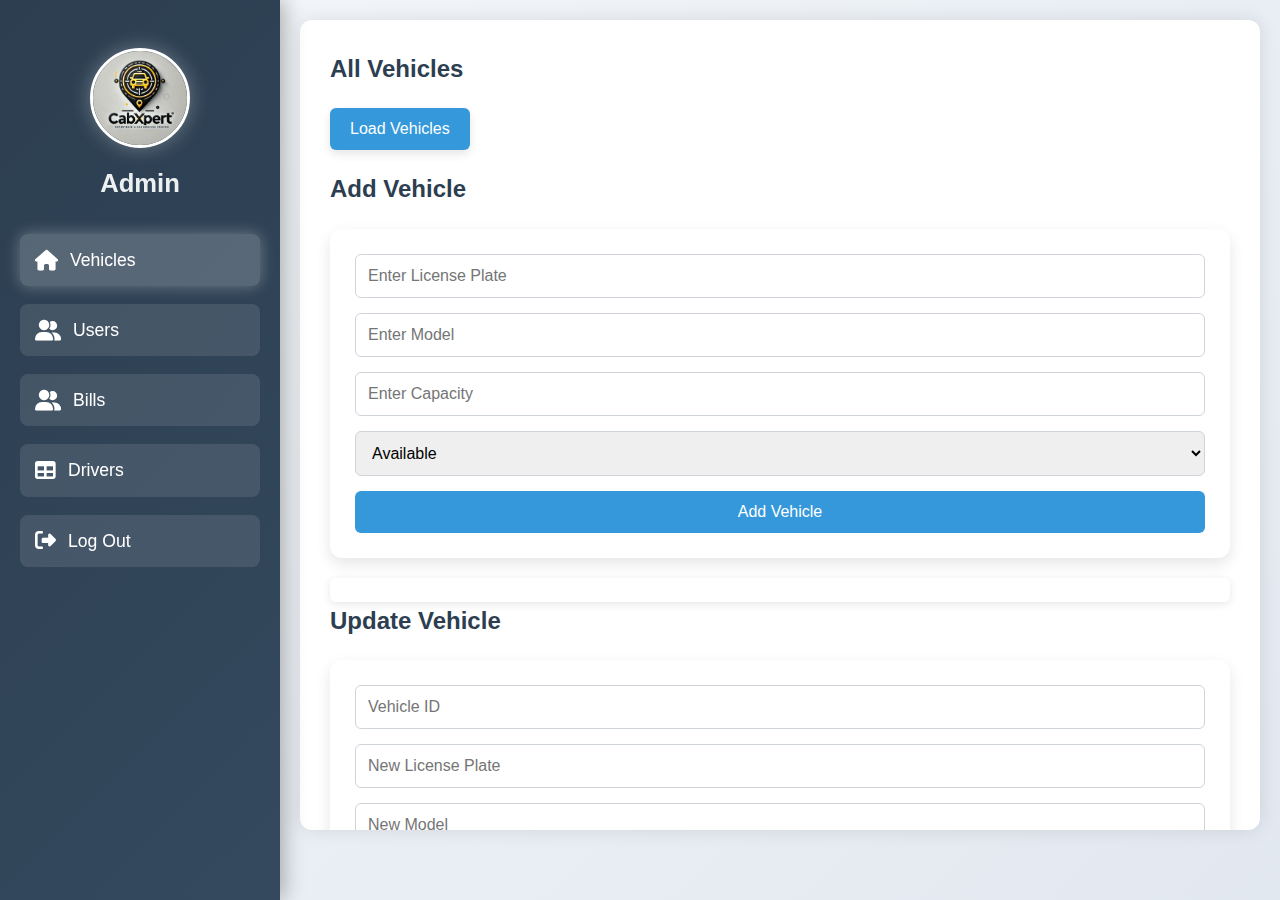
<file: CabXpert_Front-end/target/CabXpert_Front-end-1.0-SNAPSHOT/ADMIN/Vehicle/Vehicle.html>
<!DOCTYPE html>
<html lang="en">
<head>
    <meta charset="UTF-8" />
    <meta name="viewport" content="width=device-width, initial-scale=1.0" />
    <link rel="stylesheet" href="https://cdnjs.cloudflare.com/ajax/libs/font-awesome/6.4.0/css/all.min.css" />
    <link rel="stylesheet" href="style.css" />
    <title>Vehicle Management</title>
</head>
<body>
    <!-- Sidebar Menu -->
    <nav class="menu">
        <ul>
            <li class="profile">
                <div class="img-box">
                    <img src="logo.png" alt="Profile Picture" />
                </div>
                <h2>Admin</h2>
            </li>
            <li><a class="active" href="Vehicle.html"><i class="fas fa-home"></i><p>Vehicles</p></a></li>
            <li><a href="../Login/Register.html"><i class="fa-solid fa-user-group"></i><p>Users</p></a></li>
            <li><a href="../Bookings/Bookings.html"><i class="fa-solid fa-user-group"></i><p>Bills</p></a></li>
            <li><a href="../Driver/Driver.html"><i class="fas fa-table"></i><p>Drivers</p></a></li>
            <li class="log-out"><a href="../Login/Login.html"><i class="fas fa-sign-out-alt"></i><p>Log Out</p></a></li>
        </ul>
    </nav>

    <!-- Main Content -->
    <div class="container">
        <h2>All Vehicles</h2>
        <button id="loadVehicles">Load Vehicles</button>
        <table id="vehiclesTable" class="vehicles-table">
    <thead>
        
    </thead>
    <tbody id="vehiclesList">
        <!-- Vehicle data will be inserted here -->
    </tbody>
</table>

        <h2>Add Vehicle</h2>
        <form id="vehicleForm">
            <input type="text" id="licensePlate" placeholder="Enter License Plate" required />
            <input type="text" id="model" placeholder="Enter Model" required />
            <input type="number" id="capacity" placeholder="Enter Capacity" required />
            <select id="status">
                <option value="Available">Available</option>
                <option value="In Use">In Use</option>
                <option value="Under Maintenance">Under Maintenance</option>
            </select>
            <button type="submit">Add Vehicle</button>
        </form>
        <p id="message"></p>

        <h2>Update Vehicle</h2>
        <form id="updateVehicleForm">
            <input type="number" id="updateVehicleId" placeholder="Vehicle ID" required />
            <input type="text" id="updateLicensePlate" placeholder="New License Plate" />
            <input type="text" id="updateModel" placeholder="New Model" />
            <input type="number" id="updateCapacity" placeholder="New Capacity" />
            <select id="updateStatus">
                <option value="Available">Available</option>
                <option value="In Use">In Use</option>
                <option value="Under Maintenance">Under Maintenance</option>
            </select>
            <button type="submit">Update Vehicle</button>
        </form>
        <p id="updateMessage"></p>

        <h2>Delete Vehicle</h2>
        <form id="deleteVehicleForm">
            <input type="number" id="deleteVehicleId" placeholder="Vehicle ID" required />
            <button type="submit">Delete Vehicle</button>
        </form>
        <p id="deleteMessage"></p>
    </div>

    <script>
        // Add Vehicle
        document.getElementById("vehicleForm").addEventListener("submit", async function (event) {
            event.preventDefault();
            const licensePlate = document.getElementById("licensePlate").value.trim();
            const model = document.getElementById("model").value.trim();
            const capacity = parseInt(document.getElementById("capacity").value.trim());
            const status = document.getElementById("status").value;
            const messageElement = document.getElementById("message");

            messageElement.textContent = "";
            messageElement.style.color = "red";

            if (!licensePlate || !model || !capacity) {
                messageElement.textContent = "License Plate, Model, and Capacity are required!";
                return;
            }

            const vehicleData = { licensePlate, model, capacity, status };

            try {
                const response = await fetch(
                    "http://localhost:8080/CabXpert_Back-end/webresources/Vehicles/add",
                    {
                        method: "POST",
                        headers: { "Content-Type": "application/json" },
                        body: JSON.stringify(vehicleData),
                    }
                );

                const responseText = await response.text();

                if (!response.ok) {
                    let errorMessage = `Error ${response.status}: ${response.statusText}`;
                    try {
                        const jsonResponse = JSON.parse(responseText);
                        if (jsonResponse.message) {
                            errorMessage = jsonResponse.message;
                        }
                    } catch (jsonError) {
                        console.error("Response is not JSON:", responseText);
                    }
                    throw new Error(errorMessage);
                }

                messageElement.style.color = "green";
                messageElement.textContent = "Vehicle added successfully!";
                document.getElementById("vehicleForm").reset();
            } catch (error) {
                console.error("Fetch Error:", error);
                messageElement.textContent = `Error: ${error.message}`;
            }
        });

        // Load All Vehicles
        document.getElementById("loadVehicles").addEventListener("click", async function () {
            try {
                const response = await fetch("http://localhost:8080/CabXpert_Back-end/webresources/Vehicles/all");

                if (!response.ok) {
                    throw new Error(`Error ${response.status}: ${response.statusText}`);
                }

                const vehicles = await response.json();
                const vehiclesList = document.getElementById("vehiclesList");
                vehiclesList.innerHTML = ""; // Clear previous data

                // Create a table element
                const table = document.createElement("table");
                table.classList.add("vehicles-table");

                // Create table header
                const headerRow = document.createElement("tr");
                const headers = ["ID", "License Plate", "Model", "Capacity", "Status"];
                headers.forEach(headerText => {
                    const th = document.createElement("th");
                    th.textContent = headerText;
                    headerRow.appendChild(th);
                });
                table.appendChild(headerRow);

                // Populate table rows with vehicle data
                vehicles.forEach(vehicle => {
                    const row = document.createElement("tr");
                    const columns = [vehicle.vehicleID, vehicle.licensePlate, vehicle.model, vehicle.capacity, vehicle.status];
                    columns.forEach(columnData => {
                        const td = document.createElement("td");
                        td.textContent = columnData;
                        row.appendChild(td);
                    });
                    table.appendChild(row);
                });

                // Append the table to the vehiclesList container
                vehiclesList.appendChild(table);
            } catch (error) {
                console.error("Fetch Error:", error);
                alert(`Error: ${error.message}`);
            }
        });

        // Update Vehicle
        document.getElementById("updateVehicleForm").addEventListener("submit", async function (event) {
            event.preventDefault();

            const id = document.getElementById("updateVehicleId").value.trim();
            const licensePlate = document.getElementById("updateLicensePlate").value.trim();
            const model = document.getElementById("updateModel").value.trim();
            const capacity = parseInt(document.getElementById("updateCapacity").value.trim());
            const status = document.getElementById("updateStatus").value;
            const updateMessageElement = document.getElementById("updateMessage");

            updateMessageElement.textContent = "";
            updateMessageElement.style.color = "red";

            if (!id) {
                updateMessageElement.textContent = "Vehicle ID is required!";
                return;
            }

            // Create an object only with fields that have values
            const vehicleData = {};
            if (licensePlate) vehicleData.licensePlate = licensePlate;
            if (model) vehicleData.model = model;
            if (capacity) vehicleData.capacity = capacity;
            if (status) vehicleData.status = status;

            if (Object.keys(vehicleData).length === 0) {
                updateMessageElement.textContent = "At least one field must be updated!";
                return;
            }

            try {
                const response = await fetch(
                    `http://localhost:8080/CabXpert_Back-end/webresources/Vehicles/update/${id}`,
                    {
                        method: "PUT",
                        headers: { "Content-Type": "application/json" },
                        body: JSON.stringify(vehicleData),
                    }
                );

                const responseData = await response.json();

                if (response.ok) {
                    updateMessageElement.style.color = "green";
                }
                updateMessageElement.textContent = responseData.message;
            } catch (error) {
                console.error("Error updating vehicle:", error);
                updateMessageElement.textContent = "Failed to update vehicle";
            }
        });

        // Delete Vehicle
        document.getElementById("deleteVehicleForm").addEventListener("submit", async function (event) {
            event.preventDefault();

            const vehicleId = document.getElementById("deleteVehicleId").value.trim();
            const deleteMessageElement = document.getElementById("deleteMessage");

            deleteMessageElement.textContent = "";
            deleteMessageElement.style.color = "red";

            if (!vehicleId) {
                deleteMessageElement.textContent = "Vehicle ID is required!";
                return;
            }

            try {
                const response = await fetch(
                    `http://localhost:8080/CabXpert_Back-end/webresources/Vehicles/delete/${vehicleId}`,
                    { method: "DELETE" }
                );

                const responseText = await response.text();

                if (!response.ok) {
                    let errorMessage = `Error ${response.status}: ${response.statusText}`;
                    try {
                        const jsonResponse = JSON.parse(responseText);
                        if (jsonResponse.message) {
                            errorMessage = jsonResponse.message;
                        }
                    } catch (jsonError) {
                        console.error("Response is not JSON:", responseText);
                    }
                    throw new Error(errorMessage);
                }

                deleteMessageElement.style.color = "green";
                deleteMessageElement.textContent = "Vehicle deleted successfully!";
                document.getElementById("deleteVehicleForm").reset();
            } catch (error) {
                console.error("Fetch Error:", error);
                deleteMessageElement.textContent = `Error: ${error.message}`;
            }
        });
    </script>
</body>
</html>
</file>
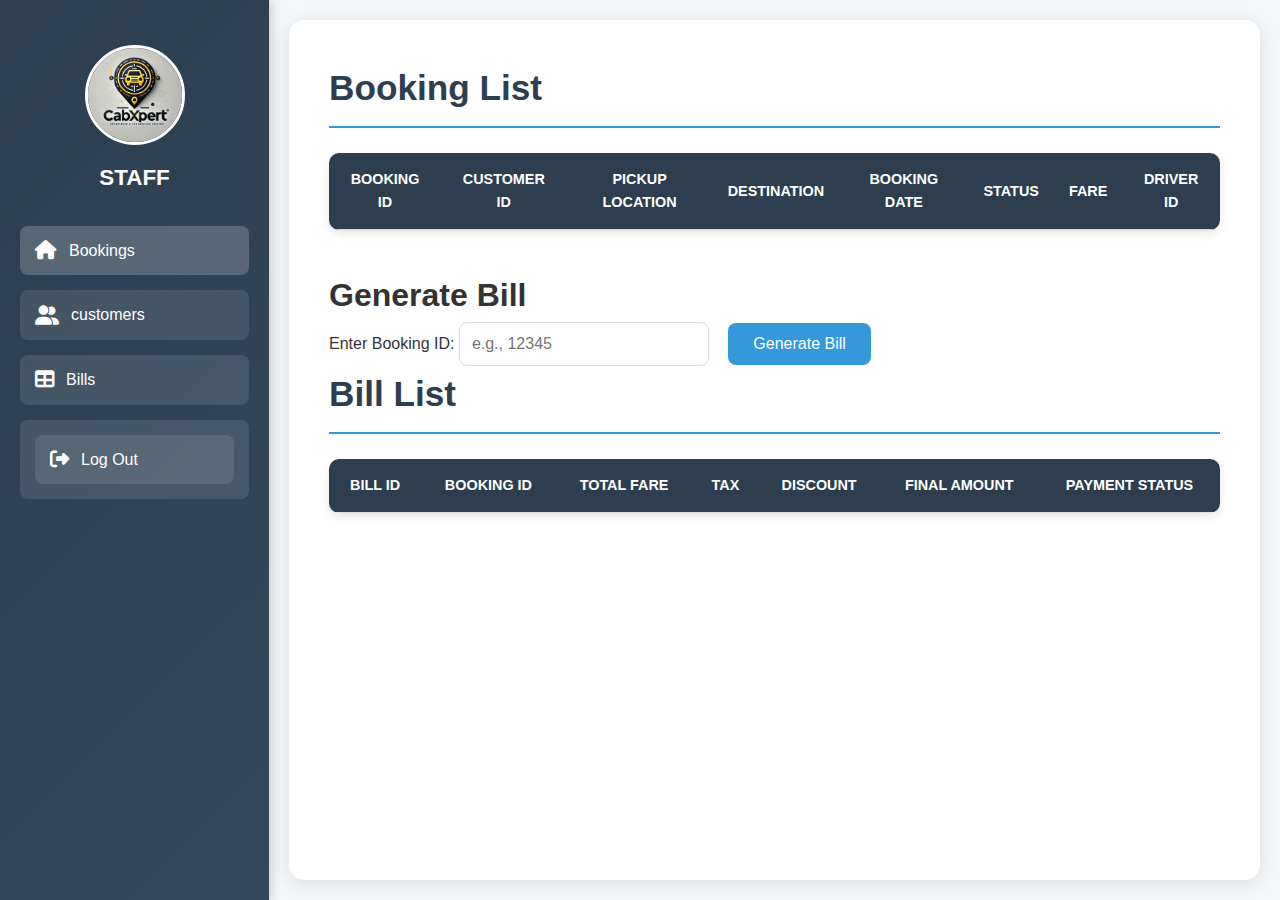
<file: CabXpert_Front-end/target/CabXpert_Front-end-1.0-SNAPSHOT/STAFF/Bill/Bill.html>
<!DOCTYPE html>
<html lang="en">
    <head>
        <meta charset="UTF-8" />
        <meta name="viewport" content="width=device-width, initial-scale=1.0" />
        <link
            rel="stylesheet"
            href="https://cdnjs.cloudflare.com/ajax/libs/font-awesome/6.4.0/css/all.min.css"
        />
        <link rel="stylesheet" href="style.css" />
        <title>Sidebar</title>
        <style>
         
        </style>
    </head>
    <body>
        <!-- Sidebar Menu -->
        <nav class="menu">
            <ul>
                <li class="profile">
                    <div class="img-box">
                        <img src="logo.png" alt="Profile Picture" />
                    </div>
                    <h2>STAFF</h2>
                </li>
                <li>
                    <a class="active" href="../Bookings/Bokkings.html">
                        <i class="fas fa-home"></i>
                        <p>Bookings</p>
                    </a>
                </li>
                <li>
                    <a href="../Customer/AddCustomer.html">
                        <i class="fa-solid fa-user-group"></i>
                        <p>customers</p>
                    </a>
                </li>
                <li>
                    <a href="Bill.html">
                        <i class="fas fa-table"></i>
                        <p>Bills</p>
                    </a>
                </li>
                <li class="log-out">
                    <a href="../Login/Login.html">
                        <i class="fas fa-sign-out-alt"></i>
                        <p>Log Out</p>
                    </a>
                </li>
            </ul>
        </nav>

        <!-- Main Content -->
        <div class="container">
            <h2>Booking List</h2>
            <table id="bookingsTable">
                <thead>
                    <tr>
                        <th>Booking ID</th>
                        <th>Customer ID</th>
                        <th>Pickup Location</th>
                        <th>Destination</th>
                        <th>Booking Date</th>
                        <th>Status</th>
                        <th>Fare</th>
                        <th>Driver ID</th>
                    </tr>
                </thead>
                <tbody>
                    <!-- Bookings will be inserted here dynamically -->
                </tbody>
            </table>

            <h1>Generate Bill</h1>
            <label for="bookingId">Enter Booking ID:</label>
            <input type="text" id="bookingId" placeholder="e.g., 12345" />
            <button onclick="generateBill()">Generate Bill</button>

            <div class="bill-details" id="billDetails" style="display: none;">
                <h2>Bill Details</h2>
                <p><strong>Booking ID:</strong> <span id="billBookingId"></span></p>
                <p><strong>Total Fare:</strong> Rs. <span id="billTotalFare"></span></p>
                <p><strong>Discount:</strong> Rs. <span id="billDiscount"></span></p>
                <p><strong>Final Amount:</strong> Rs. <span id="billFinalAmount"></span></p>
                <p><strong>Payment Status:</strong> <span id="billPaymentStatus"></span></p>
                <button class="print-btn" onclick="printBill()">Print Bill</button>
            </div>

            <!-- New Table for Bills -->
            <h2>Bill List</h2>
            <table id="billsTable">
                <thead>
                    <tr>
                        <th>Bill ID</th>
                        <th>Booking ID</th>
                        <th>Total Fare</th>
                        <th>Tax</th>
                        <th>Discount</th>
                        <th>Final Amount</th>
                        <th>Payment Status</th>
                    </tr>
                </thead>
                <tbody>
                    <!-- Bills will be inserted here dynamically -->
                </tbody>
            </table>
        </div>

        <script>
            // Fetch bookings and bills when the page loads
            document.addEventListener("DOMContentLoaded", function () {
                fetchBookings();
                fetchBills();
            });

            // Function to fetch bookings from the server
            function fetchBookings() {
                fetch("http://localhost:8080/CabXpert_Back-end/webresources/ViewBookings")
                    .then((response) => {
                        if (!response.ok) {
                            throw new Error("Network response was not ok");
                        }
                        return response.json();
                    })
                    .then((data) => {
                        displayBookings(data);
                    })
                    .catch((error) => {
                        console.error("Error fetching bookings:", error);
                    });
            }

            // Function to display bookings in the table
            function displayBookings(bookings) {
                const tableBody = document.querySelector("#bookingsTable tbody");
                tableBody.innerHTML = ""; // Clear existing data

                bookings.forEach((booking) => {
                    const row = document.createElement("tr");
                    row.innerHTML = `
                        <td>${booking.bookingID}</td>
                        <td>${booking.customerID}</td>
                        <td>${booking.pickupLocation}</td>
                        <td>${booking.destination}</td>
                        <td>${new Date(booking.bookingDateTime).toLocaleString()}</td>
                        <td>${booking.status}</td>
                        <td>$${booking.fare.toFixed(2)}</td>
                        <td>${booking.driverID ? booking.driverID : "Not Assigned"}</td>
                    `;
                    tableBody.appendChild(row);
                });
            }

            // Function to fetch bills from the server
            function fetchBills() {
                fetch("http://localhost:8080/CabXpert_Back-end/webresources/Bills/viewAllBills")
                    .then((response) => {
                        if (!response.ok) {
                            throw new Error("Network response was not ok");
                        }
                        return response.json();
                    })
                    .then((data) => {
                        displayBills(data);
                    })
                    .catch((error) => {
                        console.error("Error fetching bills:", error);
                    });
            }

            // Function to display bills in the table
            function displayBills(bills) {
                const tableBody = document.querySelector("#billsTable tbody");
                tableBody.innerHTML = ""; // Clear existing data

                bills.forEach((bill) => {
                    const row = document.createElement("tr");
                    row.innerHTML = `
                        <td>${bill.BillID}</td>
                        <td>${bill.BookingID}</td>
                        <td>Rs. ${bill.TotalFare.toFixed(2)}</td>
                        <td>Rs. ${bill.Tax.toFixed(2)}</td>
                        <td>Rs. ${bill.Discount.toFixed(2)}</td>
                        <td>Rs. ${bill.FinalAmount.toFixed(2)}</td>
                        <td>
                            <button class="payment-status-btn ${bill.PaymentStatus.toLowerCase()}" 
                                    onclick="updatePaymentStatus(${bill.BillID}, '${bill.PaymentStatus}')">
                                ${bill.PaymentStatus}
                            </button>
                        </td>
                    `;
                    tableBody.appendChild(row);
                });
            }

            // Function to update the payment status
            async function updatePaymentStatus(billID, currentStatus) {
                const newStatus = currentStatus === "Pending" ? "Paid" : "Pending";

                try {
                    const response = await fetch(
                        "http://localhost:8080/CabXpert_Back-end/webresources/Bills/updatePaymentStatus",
                        {
                            method: "PUT",
                            headers: {
                                "Content-Type": "application/json",
                            },
                            body: JSON.stringify({
                                BillID: billID,
                                PaymentStatus: newStatus,
                            }),
                        }
                    );

                    if (!response.ok) {
                        throw new Error("Failed to update payment status");
                    }

                    alert("Payment status updated successfully!");
                    fetchBills(); // Refresh the bill list
                } catch (error) {
                    console.error("Error updating payment status:", error);
                    alert(`Error: ${error.message}`);
                }
            }

            // Function to generate a bill
            async function generateBill() {
                const bookingId = document.getElementById("bookingId").value;

                if (!bookingId) {
                    alert("Please enter a valid Booking ID.");
                    return;
                }

                try {
                    const response = await fetch(
                        "http://localhost:8080/CabXpert_Back-end/webresources/Bills/generateBill",
                        {
                            method: "POST",
                            headers: {
                                "Content-Type": "application/json",
                            },
                            body: JSON.stringify(bookingId),
                        }
                    );

                    if (!response.ok) {
                        const errorResponse = await response.json();
                        throw new Error(errorResponse.error || "Failed to generate bill.");
                    }

                    const bill = await response.json();

                    // Display the bill details
                    document.getElementById("billBookingId").textContent = bill.bookingId;
                    document.getElementById("billTotalFare").textContent = bill.totalFare;
                    document.getElementById("billDiscount").textContent = bill.discount;
                    document.getElementById("billFinalAmount").textContent = bill.finalAmount;
                    document.getElementById("billPaymentStatus").textContent = bill.paymentStatus;

                    document.getElementById("billDetails").style.display = "block";
                } catch (error) {
                    console.error("Error:", error);
                    alert(`Error: ${error.message}`);
                }
            }

            // Function to print the bill
            function printBill() {
                window.print();
            }
        </script>
    </body>
</html>
</file>
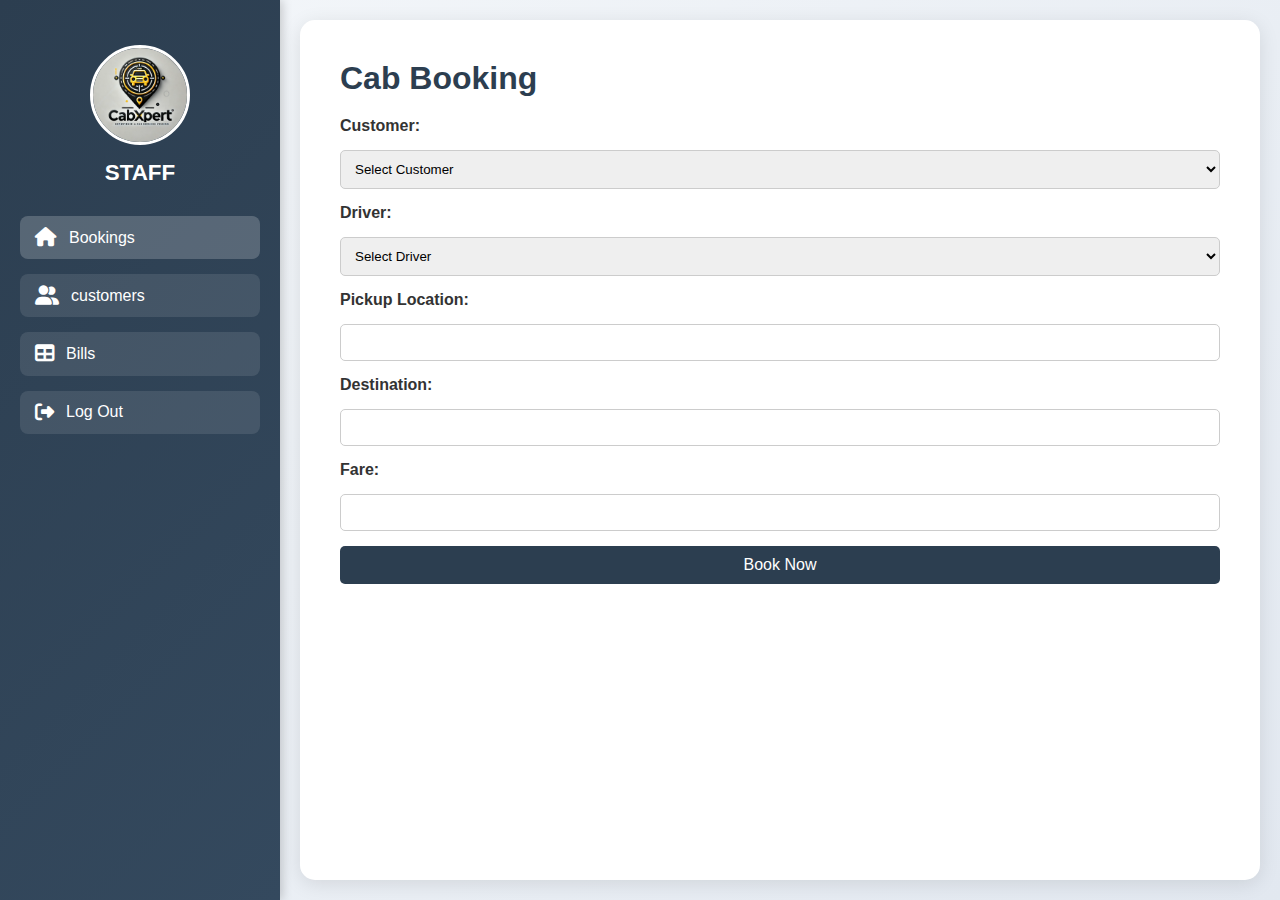
<file: CabXpert_Front-end/target/CabXpert_Front-end-1.0-SNAPSHOT/STAFF/Bookings/Bokkings.html>
<!DOCTYPE html>
<html lang="en">
  <head>
    <meta charset="UTF-8" />
    <meta name="viewport" content="width=device-width, initial-scale=1.0" />
    <link
      rel="stylesheet"
      href="https://cdnjs.cloudflare.com/ajax/libs/font-awesome/6.4.0/css/all.min.css"
    />
    <link rel="stylesheet" href="style.css" />
    <title>Dashboard</title>
    <script>
      document.addEventListener("DOMContentLoaded", function() {
        fetch('http://localhost:8080/CabXpert_Back-end/webresources/AddBooking/getCustomerAndDriver')
          .then(response => response.json())
          .then(data => {
            const customerSelect = document.getElementById('customer');
            data.customers.forEach(customer => {
              const option = document.createElement('option');
              option.value = customer.CustomerID;
              option.textContent = customer.NIC;
              customerSelect.appendChild(option);
            });

            const driverSelect = document.getElementById('driver');
            data.drivers.forEach(driver => {
              const option = document.createElement('option');
              option.value = driver.DriverID;
              option.textContent = driver.Name;
              driverSelect.appendChild(option);
            });
          })
          .catch(error => console.error('Error fetching data:', error));
      });

      function bookCab(event) {
        event.preventDefault();
        
        const pickup = document.getElementById('pickup').value;
        const destination = document.getElementById('destination').value;
        const fare = document.getElementById('fare').value;
        const customerID = document.getElementById('customer').value;
        const driverID = document.getElementById('driver').value;
        
        const bookingData = {
          customerID: parseInt(customerID),
          driverID: parseInt(driverID),
          pickupLocation: pickup,
          destination: destination,
          fare: parseFloat(fare)
        };
        
        fetch('http://localhost:8080/CabXpert_Back-end/webresources/AddBooking', {
          method: 'POST',
          headers: {
            'Content-Type': 'application/json'
          },
          body: JSON.stringify(bookingData)
        })
        .then(response => response.json())
        .then(data => {
          alert(data.message || 'Booking successful!');
        })
        .catch(error => {
          console.error('Error:', error);
          alert('Failed to book. Please try again.');
        });
      }
    </script>
  </head>
  <body>
    <!-- Sidebar Menu -->
    <nav class="menu">
      <ul>
        <li class="profile">
          <div class="img-box">
            <img src="logo.png" alt="Profile Picture" />
          </div>
          <h2>STAFF</h2>
        </li>
        <li><a class="active" href="Bokkings.html"><i class="fas fa-home"></i><p>Bookings</p></a></li>
        
         <li><a href="../Customer/AddCustomer.html"><i class="fa-solid fa-user-group"></i><p>customers</p></a></li>
        <li><a href="../Bill/Bill.html"><i class="fas fa-table"></i><p>Bills</p></a></li>
        
        <li class="log-out"><a href="../Login/Login.html"><i class="fas fa-sign-out-alt"></i><p>Log Out</p></a></li>
      </ul>
    </nav>

    <!-- Booking Form -->
    <div class="container">
      <h2>Cab Booking</h2>
      <form id="bookingForm" onsubmit="bookCab(event)">
        <label for="customer">Customer:</label>
        <select id="customer" name="customer" required>
          <option value="">Select Customer</option>
        </select>
        
        <label for="driver">Driver:</label>
        <select id="driver" name="driver" required>
          <option value="">Select Driver</option>
        </select>
        
        <label for="pickup">Pickup Location:</label>
        <input type="text" id="pickup" name="pickup" required>
        
        <label for="destination">Destination:</label>
        <input type="text" id="destination" name="destination" required>
        
        <label for="fare">Fare:</label>
        <input type="number" id="fare" name="fare" step="0.01" required>
        
        <button type="submit">Book Now</button>
      </form>
    </div>
  </body>
</html>
</file>
<file: CabXpert_Front-end/target/CabXpert_Front-end-1.0-SNAPSHOT/UserHelp/styles.css>
/* General Styles */
body {
    font-family: 'Poppins', sans-serif;
    background-color: #f4f4f9;
    color: #333;
    margin: 0;
    padding: 0;
    line-height: 1.6;
}

.help-container {
    max-width: 800px;
    margin: 20px auto;
    padding: 30px;
    background-color: #fff;
    border-radius: 15px;
    box-shadow: 0 8px 16px rgba(0, 0, 0, 0.1);
}

header {
    text-align: center;
    margin-bottom: 40px;
}

header h1 {
    color: #2c3e50;
    font-size: 2.5em;
    margin-bottom: 10px;
    display: flex;
    align-items: center;
    justify-content: center;
}

header h1 i {
    margin-right: 10px;
    color: #3498db;
}

header p {
    color: #666;
    font-size: 1.1em;
}

/* Help Section Styles */
.help-section {
    display: flex;
    align-items: flex-start;
    margin-bottom: 30px;
    padding: 20px;
    background-color: #f9f9f9;
    border-radius: 10px;
    transition: transform 0.3s ease, box-shadow 0.3s ease;
}

.help-section:hover {
    transform: translateY(-5px);
    box-shadow: 0 6px 12px rgba(0, 0, 0, 0.1);
}

.help-section .icon {
    font-size: 2em;
    color: #3498db;
    margin-right: 20px;
}

.help-section .content h2 {
    color: #34495e;
    font-size: 1.8em;
    margin-bottom: 10px;
}

.help-section .content p {
    font-size: 1.1em;
    color: #555;
}

.help-section .content ul {
    list-style-type: disc;
    margin-left: 20px;
    color: #555;
}

.help-section .content ul li {
    margin-bottom: 10px;
}

/* FAQ Section Styles */
.faq-section {
    margin-bottom: 40px;
}

.faq-section h2 {
    color: #34495e;
    font-size: 2em;
    margin-bottom: 20px;
    display: flex;
    align-items: center;
}

.faq-section h2 i {
    margin-right: 10px;
    color: #3498db;
}

.faq-item {
    background-color: #f9f9f9;
    padding: 15px;
    border-left: 4px solid #3498db;
    margin-bottom: 15px;
    border-radius: 5px;
}

.faq-item h3 {
    color: #2c3e50;
    font-size: 1.2em;
    margin-bottom: 10px;
}

.faq-item p {
    color: #555;
    font-size: 1em;
}

/* Contact Section Styles */
.contact-section {
    margin-bottom: 40px;
}

.contact-section h2 {
    color: #34495e;
    font-size: 2em;
    margin-bottom: 20px;
    display: flex;
    align-items: center;
}

.contact-section h2 i {
    margin-right: 10px;
    color: #3498db;
}

.contact-section ul {
    list-style-type: none;
    padding: 0;
}

.contact-section ul li {
    margin-bottom: 10px;
    color: #555;
}

.contact-section ul li strong {
    color: #2c3e50;
}

/* Footer Styles */
footer {
    text-align: center;
    margin-top: 40px;
    padding-top: 20px;
    border-top: 1px solid #ddd;
    color: #777;
    font-size: 0.9em;
}
</file>
<file: CabXpert_Front-end/target/CabXpert_Front-end-1.0-SNAPSHOT/ADMIN/Bookings/Style.css>
/* General Styles */
* {
    margin: 0;
    padding: 0;
    box-sizing: border-box;
    font-family: 'Segoe UI', Tahoma, Geneva, Verdana, sans-serif;
}

body {
    background: #f4f7fa;
    color: #333;
    display: flex;
    min-height: 100vh;
    line-height: 1.6;
}

/* Sidebar Styles (Dynamic) */
.menu {
    width: 280px;
    background: linear-gradient(135deg, #2c3e50, #34495e);
    color: #fff;
    height: 100vh;
    padding: 30px 20px;
    box-shadow: 2px 0 10px rgba(0, 0, 0, 0.2);
    display: flex;
    flex-direction: column;
    overflow-y: auto; /* Allows sidebar to scroll with content */
    position: sticky;
    top: 0;
}

.menu .profile {
    text-align: center;
    margin-bottom: 30px;
}

.menu .profile .img-box {
    width: 100px;
    height: 100px;
    margin: 0 auto 15px;
    border-radius: 50%;
    overflow: hidden;
    border: 3px solid #fff;
}

.menu .profile .img-box img {
    width: 100%;
    height: 100%;
    object-fit: cover;
}

.menu .profile h2 {
    font-size: 1.4rem;
    font-weight: 600;
    margin-top: 10px;
}

.menu ul {
    list-style: none;
    flex-grow: 1;
}

.menu ul li {
    margin: 15px 0;
}

.menu ul li a {
    color: #fff;
    text-decoration: none;
    display: flex;
    align-items: center;
    padding: 12px 15px;
    border-radius: 8px;
    background: rgba(255, 255, 255, 0.1);
    transition: background 0.3s ease, transform 0.2s ease;
}

.menu ul li a:hover {
    background: rgba(255, 255, 255, 0.2);
    transform: translateX(5px);
}

.menu ul li a.active {
    background: rgba(255, 255, 255, 0.2);
}

.menu ul li a i {
    font-size: 1.2rem;
    margin-right: 12px;
}

.menu ul li a p {
    font-size: 1rem;
}

.menu .log-out {
    margin-top: auto;
    padding: 15px;
    background: rgba(255, 255, 255, 0.1);
    border-radius: 8px;
    text-align: center;
    transition: background 0.3s ease;
}

.menu .log-out:hover {
    background: rgba(255, 255, 255, 0.2);
}

/* Main Content */
.container {
    flex-grow: 1;
    padding: 40px;
    background: #fff;
    margin: 20px;
    border-radius: 15px;
    box-shadow: 0 4px 20px rgba(0, 0, 0, 0.1);
    transition: box-shadow 0.3s ease;
}

.container:hover {
    box-shadow: 0 6px 25px rgba(0, 0, 0, 0.15);
}

.container h2 {
    font-size: 2.2rem;
    margin-bottom: 25px;
    color: #2c3e50;
    font-weight: 700;
    border-bottom: 2px solid #3498db;
    padding-bottom: 10px;
}

/* Add CSS for the Payment Status button */
.payment-status-btn {
    padding: 5px 10px;
    border: none;
    border-radius: 5px;
    cursor: pointer;
    font-size: 14px;
}
.payment-status-btn.pending {
    background-color: #ffcc00;
    color: #000;
}
.payment-status-btn.paid {
    background-color: #4CAF50;
    color: #fff;
}

/* Print-specific styles */
@media print {
    body * {
        visibility: hidden;
    }
    .bill-details, .bill-details * {
        visibility: visible;
    }
    .bill-details {
        position: absolute;
        left: 0;
        top: 0;
        width: 100%;
        margin: 0;
        padding: 20px;
        box-shadow: none;
        border: none;
    }
    .print-btn {
        display: none;
    }
    h2, p {
        margin: 10px 0;
    }
}

/* General styles for bill details */
.bill-details {
    background-color: #f9f9f9;
    padding: 20px;
    border: 1px solid #ddd;
    border-radius: 5px;
    margin-top: 20px;
}

/* Table Styles */
table {
    width: 100%;
    border-collapse: collapse;
    margin-bottom: 40px;
    background: #fff;
    border-radius: 10px;
    overflow: hidden;
    box-shadow: 0 4px 10px rgba(0, 0, 0, 0.1);
}

th, td {
    padding: 15px;
    text-align: center;
    border-bottom: 1px solid #ddd;
}

th {
    background-color: #2c3e50;
    color: #fff;
    font-weight: 600;
    text-transform: uppercase;
    font-size: 0.9rem;
}

td {
    background-color: #f9f9f9;
    font-size: 0.95rem;
}

tr:hover {
    background-color: #f1f1f1;
    transition: background-color 0.3s ease;
}

/* Payment Status Button */
.payment-status-btn {
    padding: 8px 12px;
    border: none;
    border-radius: 5px;
    cursor: pointer;
    font-size: 0.9rem;
    font-weight: 500;
    transition: opacity 0.3s ease, transform 0.2s ease;
}

.payment-status-btn.pending {
    background-color: #ffcc00;
    color: #000;
}

.payment-status-btn.paid {
    background-color: #4CAF50;
    color: #fff;
}

.payment-status-btn:hover {
    opacity: 0.9;
    transform: translateY(-2px);
}

/* Bill Details Section */
.bill-details {
    background-color: #ecf0f1;
    padding: 25px;
    border-radius: 10px;
    box-shadow: 0 4px 10px rgba(0, 0, 0, 0.1);
    margin-bottom: 30px;
}

.bill-details h2 {
    font-size: 1.8rem;
    margin-bottom: 20px;
    color: #2c3e50;
    font-weight: 700;
}

.bill-details p {
    font-size: 1.1rem;
    margin: 10px 0;
    color: #555;
}

/* Form and Button Styles */
input[type="text"] {
    width: 250px;
    padding: 12px;
    font-size: 1rem;
    border: 1px solid #ddd;
    border-radius: 8px;
    margin-right: 15px;
    transition: border-color 0.3s ease;
}

input[type="text"]:focus {
    border-color: #3498db;
    outline: none;
}

button {
    padding: 12px 25px;
    font-size: 1rem;
    background-color: #3498db;
    color: white;
    border: none;
    border-radius: 8px;
    cursor: pointer;
    transition: background-color 0.3s ease, transform 0.2s ease;
}

button:hover {
    background-color: #2980b9;
    transform: translateY(-2px);
}

.cancel-btn {
    background-color: #ff4d4d;
    color: white;
    border: none;
    padding: 8px 15px;
    border-radius: 5px;
    cursor: pointer;
    transition: background-color 0.3s ease;
}

.cancel-btn:hover {
    background-color: #cc0000;
}
</file>
<file: CabXpert_Front-end/target/CabXpert_Front-end-1.0-SNAPSHOT/ADMIN/Driver/style.css>
/* General Styles */
* {
    margin: 0;
    padding: 0;
    box-sizing: border-box;
    font-family: 'Segoe UI', Tahoma, Geneva, Verdana, sans-serif;
}

body {
    background: linear-gradient(135deg, #f4f7fa, #e2e8f0);
    color: #333;
    display: flex;
    min-height: 100vh;
    overflow: hidden;
    font-size: 16px;
    line-height: 1.6;
}

/* Sidebar Menu */
.menu {
    width: 280px;
    background: linear-gradient(135deg, #2c3e50, #34495e);
    color: #fff;
    height: 100vh;
    padding: 30px 20px;
    box-shadow: 4px 0 20px rgba(0, 0, 0, 0.3);
    display: flex;
    flex-direction: column;
    transition: transform 0.3s ease;
    transform: translateX(0);
}

.menu .profile {
    text-align: center;
    margin-bottom: 30px;
    animation: fadeIn 1s ease-in-out;
}

.menu .profile .img-box {
    width: 100px;
    height: 100px;
    margin: 0 auto 15px;
    border-radius: 50%;
    overflow: hidden;
    border: 3px solid #fff;
    box-shadow: 0 0 20px rgba(255, 255, 255, 0.3);
    transition: transform 0.3s ease, box-shadow 0.3s ease;
}

.menu .profile .img-box:hover {
    transform: scale(1.1);
    box-shadow: 0 0 25px rgba(255, 255, 255, 0.5);
}

.menu .profile .img-box img {
    width: 100%;
    height: 100%;
    object-fit: cover;
}

.menu .profile h2 {
    font-size: 1.6rem;
    font-weight: 600;
    margin-top: 10px;
    color: #ecf0f1;
    animation: fadeIn 1.5s ease-in-out;
}

.menu ul {
    list-style: none;
    flex-grow: 1;
}

.menu ul li {
    margin: 18px 0;
    animation: slideIn 0.5s ease-in-out;
    animation-fill-mode: both;
}

.menu ul li:nth-child(1) { animation-delay: 0.2s; }
.menu ul li:nth-child(2) { animation-delay: 0.4s; }
.menu ul li:nth-child(3) { animation-delay: 0.6s; }
.menu ul li:nth-child(4) { animation-delay: 0.8s; }
.menu ul li:nth-child(5) { animation-delay: 1s; }
.menu ul li:nth-child(6) { animation-delay: 1.2s; }

.menu ul li a {
    color: #fff;
    text-decoration: none;
    display: flex;
    align-items: center;
    padding: 12px 15px;
    border-radius: 8px;
    transition: all 0.3s ease;
    background: rgba(255, 255, 255, 0.1);
}

.menu ul li a:hover {
    background: rgba(255, 255, 255, 0.2);
    transform: translateX(10px);
    box-shadow: 0 6px 15px rgba(0, 0, 0, 0.3);
}

.menu ul li a.active {
    background: rgba(255, 255, 255, 0.2);
    box-shadow: 0 0 15px rgba(255, 255, 255, 0.3);
}

.menu ul li a i {
    font-size: 1.3rem;
    margin-right: 12px;
    transition: transform 0.3s ease;
}

.menu ul li a:hover i {
    transform: scale(1.2);
}

.menu ul li a p {
    font-size: 1.1rem;
}

.menu .log-out {
    margin-top: auto;
    animation: fadeIn 2s ease-in-out;
}

/* Main Content */
.container {
    flex-grow: 1;
    padding: 30px;
    background: #fff;
    box-shadow: 0 0 20px rgba(0, 0, 0, 0.1);
    border-radius: 12px;
    margin: 20px;
    overflow-y: auto;
    max-height: 90vh;
    scrollbar-width: thin;
    scrollbar-color: #bdc3c7 #ffffff;
}

h1, h2 {
    color: #2c3e50;
    margin-bottom: 20px;
    font-weight: 600;
}

/* Form Styling */
form {
    background: #fff;
    padding: 25px;
    border-radius: 12px;
    box-shadow: 0 6px 15px rgba(0, 0, 0, 0.1);
    margin-bottom: 20px;
    display: flex;
    flex-direction: column;
    gap: 15px;
}

form input, form select {
    width: 100%;
    padding: 12px;
    border-radius: 6px;
    border: 1px solid #ced4da;
    outline: none;
    font-size: 16px;
    transition: border 0.3s ease, box-shadow 0.3s ease;
}

form input:focus, form select:focus {
    border-color: #2980b9;
    box-shadow: 0 0 8px rgba(41, 128, 185, 0.5);
}

form button {
    width: 100%;
    padding: 12px;
    border-radius: 6px;
    border: none;
    background: #3498db;
    color: #fff;
    font-size: 16px;
    cursor: pointer;
    transition: background 0.3s ease, transform 0.2s;
}

form button:hover {
    background: #2980b9;
    transform: scale(1.05);
}

form button:active {
    transform: scale(1);
}

/* Message Styling */
#message, #updateMessage, #deleteMessage {
    margin-top: 10px;
    padding: 12px;
    border-radius: 6px;
    text-align: center;
    font-weight: 600;
    box-shadow: 0 2px 8px rgba(0, 0, 0, 0.1);
}

#message.success, #updateMessage.success, #deleteMessage.success {
    background: #dff9fb;
    color: #0a3d62;
}

#message.error, #updateMessage.error, #deleteMessage.error {
    background: #ffebee;
    color: #c62828;
}

/* All Drivers Section */
#driversList {
    display: grid;
    gap: 15px;
    margin-top: 20px;
}

.driver {
    background: #fff;
    padding: 20px;
    border-radius: 10px;
    box-shadow: 0 4px 10px rgba(0, 0, 0, 0.1);
    transition: transform 0.3s ease, box-shadow 0.3s ease;
}

.driver:hover {
    transform: translateY(-5px);
    box-shadow: 0 6px 15px rgba(0, 0, 0, 0.2);
}

.driver p {
    margin: 8px 0;
    font-size: 1rem;
    color: #333;
}

.driver p strong {
    color: #2c3e50;
    font-weight: 600;
}

/* Load Drivers Button */
#loadDrivers {
    padding: 12px 20px;
    background-color: #3498db;
    color: white;
    border: none;
    border-radius: 6px;
    font-size: 16px;
    cursor: pointer;
    transition: background 0.3s ease, transform 0.2s;
    margin-bottom: 20px;
}

#loadDrivers:hover {
    background-color: #2980b9;
    transform: scale(1.05);
}

#loadDrivers:active {
    transform: scale(1);
}

/* Update Driver Section */
#updateDriverForm {
    background: #fff;
    padding: 25px;
    border-radius: 12px;
    box-shadow: 0 6px 15px rgba(0, 0, 0, 0.1);
    margin-bottom: 20px;
    display: flex;
    flex-direction: column;
    gap: 15px;
}

/* Drivers Table Styling */
.drivers-table {
    width: 100%;
    border-collapse: collapse;
    margin-top: 20px;
    background-color: #fff;
    box-shadow: 0 4px 10px rgba(0, 0, 0, 0.1);
    border-radius: 8px;
    overflow: hidden;
}

.drivers-table th,
.drivers-table td {
    padding: 12px 15px;
    text-align: left;
    border-bottom: 1px solid #ddd;
}

.drivers-table th {
    background-color: #3498db;
    color: white;
    font-weight: 600;
}

.drivers-table tr:nth-child(even) {
    background-color: #f8f9fa;
}

.drivers-table tr:hover {
    background-color: #e9ecef;
    transition: background-color 0.3s ease;
}

.drivers-table td {
    color: #333;
}
/* Load Drivers Button */
#loadDrivers {
    padding: 12px 20px;
    background-color: #3498db;
    color: white;
    border: none;
    border-radius: 6px;
    font-size: 16px;
    cursor: pointer;
    transition: background 0.3s ease, transform 0.2s;
    margin-bottom: 20px;
    margin-top: 20px;
}

#loadDrivers:hover {
    background-color: #2980b9;
    transform: scale(1.05);
}

#loadDrivers:active {
    transform: scale(1);
}

/* Responsive Table */
@media (max-width: 768px) {
    #driversList {
        display: block;
    }

    .driver {
        display: block;
        margin-bottom: 20px;
    }

    .driver th, .driver td {
        display: block;
        width: 100%;
        padding: 12px 15px;
    }

    .driver th {
        text-align: left;
    }

    .driver td {
        background-color: #fff;
    }

    .driver td strong {
        display: block;
        font-weight: bold;
        margin-bottom: 8px;
    }

    .driver td::before {
        content: attr(data-label);
        font-weight: bold;
        margin-right: 8px;
    }
}


#updateDriverForm input,
#updateDriverForm select {
    width: 100%;
    padding: 12px;
    border-radius: 6px;
    border: 1px solid #ced4da;
    outline: none;
    font-size: 16px;
    transition: border 0.3s ease, box-shadow 0.3s ease;
}

#updateDriverForm input:focus,
#updateDriverForm select:focus {
    border-color: #2980b9;
    box-shadow: 0 0 8px rgba(41, 128, 185, 0.5);
}

/* Responsive Design */
@media (max-width: 768px) {
    .menu {
        width: 100%;
        position: absolute;
        top: 0;
        left: -100%;
        z-index: 100;
        transform: translateX(-100%);
        transition: transform 0.3s ease;
    }

    .menu.open {
        transform: translateX(0);
    }

    .container {
        margin-left: 0;
        padding: 15px;
    }

    .menu ul {
        display: flex;
        flex-direction: column;
        padding: 0;
    }

    .menu ul li {
        margin: 10px 0;
    }

    .menu .profile h2 {
        font-size: 1.4rem;
    }

    #loadDrivers {
        width: 100%;
    }

    .driver {
        grid-template-columns: 1fr;
    }
}
</file>
<file: CabXpert_Front-end/target/CabXpert_Front-end-1.0-SNAPSHOT/ADMIN/Login/css/Register.css>
/* General Styles */
        * {
            margin: 0;
            padding: 0;
            box-sizing: border-box;
            font-family: 'Segoe UI', Tahoma, Geneva, Verdana, sans-serif;
        }

        body {
            background: linear-gradient(135deg, #f4f7fa, #e2e8f0);
            color: #333;
            display: flex;
            min-height: 100vh;
            overflow: hidden;
            font-size: 16px;
            line-height: 1.6;
        }

        /* Sidebar Menu */
        .menu {
            width: 280px;
            background: linear-gradient(135deg, #2c3e50, #34495e);
            color: #fff;
            height: 100vh;
            padding: 30px 20px;
            box-shadow: 4px 0 20px rgba(0, 0, 0, 0.3);
            display: flex;
            flex-direction: column;
            transition: transform 0.3s ease;
            transform: translateX(0);
        }

        .menu .profile {
            text-align: center;
            margin-bottom: 30px;
            animation: fadeIn 1s ease-in-out;
        }

        .menu .profile .img-box {
            width: 100px;
            height: 100px;
            margin: 0 auto 15px;
            border-radius: 50%;
            overflow: hidden;
            border: 3px solid #fff;
            box-shadow: 0 0 20px rgba(255, 255, 255, 0.3);
            transition: transform 0.3s ease, box-shadow 0.3s ease;
        }

        .menu .profile .img-box:hover {
            transform: scale(1.1);
            box-shadow: 0 0 25px rgba(255, 255, 255, 0.5);
        }

        .menu .profile .img-box img {
            width: 100%;
            height: 100%;
            object-fit: cover;
        }

        .menu .profile h2 {
            font-size: 1.6rem;
            font-weight: 600;
            margin-top: 10px;
            color: #ecf0f1;
            animation: fadeIn 1.5s ease-in-out;
        }

        .menu ul {
            list-style: none;
            flex-grow: 1;
        }

        .menu ul li {
            margin: 18px 0;
            animation: slideIn 0.5s ease-in-out;
            animation-fill-mode: both;
        }

        .menu ul li:nth-child(1) { animation-delay: 0.2s; }
        .menu ul li:nth-child(2) { animation-delay: 0.4s; }
        .menu ul li:nth-child(3) { animation-delay: 0.6s; }
        .menu ul li:nth-child(4) { animation-delay: 0.8s; }
        .menu ul li:nth-child(5) { animation-delay: 1s; }
        .menu ul li:nth-child(6) { animation-delay: 1.2s; }

        .menu ul li a {
            color: #fff;
            text-decoration: none;
            display: flex;
            align-items: center;
            padding: 12px 15px;
            border-radius: 8px;
            transition: all 0.3s ease;
            background: rgba(255, 255, 255, 0.1);
        }

        .menu ul li a:hover {
            background: rgba(255, 255, 255, 0.2);
            transform: translateX(10px);
            box-shadow: 0 6px 15px rgba(0, 0, 0, 0.3);
        }

        .menu ul li a.active {
            background: rgba(255, 255, 255, 0.2);
            box-shadow: 0 0 15px rgba(255, 255, 255, 0.3);
        }

        .menu ul li a i {
            font-size: 1.3rem;
            margin-right: 12px;
            transition: transform 0.3s ease;
        }

        .menu ul li a:hover i {
            transform: scale(1.2);
        }

        .menu ul li a p {
            font-size: 1.1rem;
        }

        .menu .log-out {
            margin-top: auto;
            animation: fadeIn 2s ease-in-out;
        }

        /* Main Content */
        .container {
            flex-grow: 1;
            padding: 30px;
            background: #fff;
            box-shadow: 0 0 20px rgba(0, 0, 0, 0.1);
            border-radius: 12px;
            margin: 20px;
            overflow-y: auto;
            max-height: 90vh;
            scrollbar-width: thin;
            scrollbar-color: #bdc3c7 #ffffff;
        }

        h1 {
            color: #2c3e50;
            margin-bottom: 20px;
            font-weight: 600;
        }

        /* Form Styling */
        .form {
            background: #fff;
            padding: 25px;
            border-radius: 12px;
            box-shadow: 0 6px 15px rgba(0, 0, 0, 0.1);
            margin-bottom: 20px;
            display: flex;
            flex-direction: column;
            gap: 15px;
        }

        .inputBx {
            display: flex;
            flex-direction: column;
            gap: 8px;
        }

        .inputBx input,
        .inputBx select {
            width: 100%;
            padding: 12px;
            border-radius: 6px;
            border: 1px solid #ced4da;
            outline: none;
            font-size: 16px;
            transition: border 0.3s ease, box-shadow 0.3s ease;
        }

        .inputBx input:focus,
        .inputBx select:focus {
            border-color: #2980b9;
            box-shadow: 0 0 8px rgba(41, 128, 185, 0.5);
        }

        .inputBx input[type="submit"] {
            background: #3498db;
            color: #fff;
            font-size: 16px;
            cursor: pointer;
            transition: background 0.3s ease, transform 0.2s;
        }

        .inputBx input[type="submit"]:hover {
            background: #2980b9;
            transform: scale(1.05);
        }

        .inputBx input[type="submit"]:active {
            transform: scale(1);
        }

        /* Table Styles */
        #userTable {
            width: 100%;
            border-collapse: collapse;
            margin-top: 20px;
            background-color: #fff;
            box-shadow: 0 6px 15px rgba(0, 0, 0, 0.1);
        }

        #userTable th,
        #userTable td {
            padding: 14px 16px;
            text-align: left;
            border: 1px solid #ddd;
        }

        #userTable th {
            background-color: #4CAF50;
            color: white;
            font-weight: 600;
        }

        #userTable tr:nth-child(even) {
            background-color: #f8f9fa;
        }

        #userTable tr:hover {
            background-color: #e9ecef;
        }
        
        .delete-btn {
        background-color: red;
        color: white;
        border: none;
        padding: 8px 12px;
        cursor: pointer;
        border-radius: 5px;
        transition: background 0.3s ease;
    }

    .delete-btn:hover {
        background-color: darkred;
    }

    .edit-btn {
        background-color: #007bff;
        color: white;
        border: none;
        padding: 8px 12px;
        cursor: pointer;
        border-radius: 5px;
        transition: background 0.3s ease;
    }

    .edit-btn:hover {
        background-color: #0056b3;
    }

    td button {
        margin: 2px;
    }

        /* Message Styling */
        .error {
            margin-top: 10px;
            padding: 12px;
            border-radius: 6px;
            background: #dff9fb;
            color: #0a3d62;
            text-align: center;
            font-weight: 600;
            box-shadow: 0 2px 8px rgba(0, 0, 0, 0.1);
        }

        /* Scrollbar Customization */
        ::-webkit-scrollbar {
            width: 8px;
        }

        ::-webkit-scrollbar-thumb {
            background: #bdc3c7;
            border-radius: 4px;
        }

        ::-webkit-scrollbar-thumb:hover {
            background: #95a5a6;
        }

        /* Responsive Design */
        @media (max-width: 768px) {
            body {
                flex-direction: column;
            }

            .menu {
                width: 100%;
                height: auto;
                padding: 20px;
                position: static;
            }

            .container {
                width: 100%;
                margin: 0;
                max-height: unset;
                overflow-y: visible;
            }
        }

        /* Animations */
        @keyframes fadeIn {
            from { opacity: 0; }
            to { opacity: 1; }
        }

        @keyframes slideIn {
            from { transform: translateX(-20px); opacity: 0; }
            to { transform: translateX(0); opacity: 1; }
        }
</file>
<file: CabXpert_Front-end/target/CabXpert_Front-end-1.0-SNAPSHOT/ADMIN/Vehicle/style.css>
/* General Styles */
* {
    margin: 0;
    padding: 0;
    box-sizing: border-box;
    font-family: 'Segoe UI', Tahoma, Geneva, Verdana, sans-serif;
}

body {
    background: linear-gradient(135deg, #f4f7fa, #e2e8f0);
    color: #333;
    display: flex;
    min-height: 100vh;
    overflow: hidden;
    font-size: 16px;
    line-height: 1.6;
}

/* Sidebar Menu */
.menu {
    width: 280px;
    background: linear-gradient(135deg, #2c3e50, #34495e);
    color: #fff;
    height: 100vh;
    padding: 30px 20px;
    box-shadow: 4px 0 20px rgba(0, 0, 0, 0.3);
    display: flex;
    flex-direction: column;
    transition: transform 0.3s ease;
    transform: translateX(0);
}

.menu .profile {
    text-align: center;
    margin-bottom: 30px;
    animation: fadeIn 1s ease-in-out;
}

.menu .profile .img-box {
    width: 100px;
    height: 100px;
    margin: 0 auto 15px;
    border-radius: 50%;
    overflow: hidden;
    border: 3px solid #fff;
    box-shadow: 0 0 20px rgba(255, 255, 255, 0.3);
    transition: transform 0.3s ease, box-shadow 0.3s ease;
}

.menu .profile .img-box:hover {
    transform: scale(1.1);
    box-shadow: 0 0 25px rgba(255, 255, 255, 0.5);
}

.menu .profile .img-box img {
    width: 100%;
    height: 100%;
    object-fit: cover;
}

.menu .profile h2 {
    font-size: 1.6rem;
    font-weight: 600;
    margin-top: 10px;
    color: #ecf0f1;
    animation: fadeIn 1.5s ease-in-out;
}

.menu ul {
    list-style: none;
    flex-grow: 1;
}

.menu ul li {
    margin: 18px 0;
    animation: slideIn 0.5s ease-in-out;
    animation-fill-mode: both;
}

.menu ul li:nth-child(1) { animation-delay: 0.2s; }
.menu ul li:nth-child(2) { animation-delay: 0.4s; }
.menu ul li:nth-child(3) { animation-delay: 0.6s; }
.menu ul li:nth-child(4) { animation-delay: 0.8s; }
.menu ul li:nth-child(5) { animation-delay: 1s; }
.menu ul li:nth-child(6) { animation-delay: 1.2s; }

.menu ul li a {
    color: #fff;
    text-decoration: none;
    display: flex;
    align-items: center;
    padding: 12px 15px;
    border-radius: 8px;
    transition: all 0.3s ease;
    background: rgba(255, 255, 255, 0.1);
}

.menu ul li a:hover {
    background: rgba(255, 255, 255, 0.2);
    transform: translateX(10px);
    box-shadow: 0 6px 15px rgba(0, 0, 0, 0.3);
}

.menu ul li a.active {
    background: rgba(255, 255, 255, 0.2);
    box-shadow: 0 0 15px rgba(255, 255, 255, 0.3);
}

.menu ul li a i {
    font-size: 1.3rem;
    margin-right: 12px;
    transition: transform 0.3s ease;
}

.menu ul li a:hover i {
    transform: scale(1.2);
}

.menu ul li a p {
    font-size: 1.1rem;
}

.menu .log-out {
    margin-top: auto;
    animation: fadeIn 2s ease-in-out;
}

/* Main Content */
.container {
    flex-grow: 1;
    padding: 30px;
    background: #fff;
    box-shadow: 0 0 20px rgba(0, 0, 0, 0.1);
    border-radius: 12px;
    margin: 20px;
    overflow-y: auto;
    max-height: 90vh;
    scrollbar-width: thin;
    scrollbar-color: #bdc3c7 #ffffff;
}

h1, h2 {
    color: #2c3e50;
    margin-bottom: 20px;
    font-weight: 600;
}

/* Form Styling */
form {
    background: #fff;
    padding: 25px;
    border-radius: 12px;
    box-shadow: 0 6px 15px rgba(0, 0, 0, 0.1);
    margin-bottom: 20px;
    display: flex;
    flex-direction: column;
    gap: 15px;
}

form input, form select {
    width: 100%;
    padding: 12px;
    border-radius: 6px;
    border: 1px solid #ced4da;
    outline: none;
    font-size: 16px;
    transition: border 0.3s ease, box-shadow 0.3s ease;
}

form input:focus, form select:focus {
    border-color: #2980b9;
    box-shadow: 0 0 8px rgba(41, 128, 185, 0.5);
}

form button {
    width: 100%;
    padding: 12px;
    border-radius: 6px;
    border: none;
    background: #3498db;
    color: #fff;
    font-size: 16px;
    cursor: pointer;
    transition: background 0.3s ease, transform 0.2s;
}

form button:hover {
    background: #2980b9;
    transform: scale(1.05);
}

form button:active {
    transform: scale(1);
}

/* Message Styling */
#message, #updateMessage, #deleteMessage {
    margin-top: 10px;
    padding: 12px;
    border-radius: 6px;
    text-align: center;
    font-weight: 600;
    box-shadow: 0 2px 8px rgba(0, 0, 0, 0.1);
}

#message.success, #updateMessage.success, #deleteMessage.success {
    background: #dff9fb;
    color: #0a3d62;
}

#message.error, #updateMessage.error, #deleteMessage.error {
    background: #ffebee;
    color: #c62828;
}

/* All Vehicles Section */
.all-vehicles-section {
    margin-top: 20px;
}

.all-vehicles-section h2 {
    color: #2c3e50;
    font-size: 1.8rem;
    font-weight: 600;
    margin-bottom: 15px;
    text-transform: uppercase;
    letter-spacing: 1px;
}

/* Load Vehicles Button */
#loadVehicles {
    padding: 12px 20px;
    background-color: #3498db;
    color: white;
    border: none;
    border-radius: 6px;
    font-size: 16px;
    cursor: pointer;
    transition: background 0.3s ease, transform 0.2s, box-shadow 0.3s ease;
    margin-bottom: 20px;
    box-shadow: 0 4px 10px rgba(0, 0, 0, 0.1);
}

#loadVehicles:hover {
    background-color: #2980b9;
    transform: scale(1.05);
    box-shadow: 0 6px 15px rgba(0, 0, 0, 0.2);
}

#loadVehicles:active {
    transform: scale(1);
}

/* Vehicles Table */
.vehicles-table {
    width: 100%;
    border-collapse: collapse;
    background-color: #fff;
    box-shadow: 0 4px 10px rgba(0, 0, 0, 0.1);
    border-radius: 8px;
    overflow: hidden;
    animation: fadeIn 1s ease-in-out;
}

.vehicles-table th,
.vehicles-table td {
    padding: 12px 15px;
    text-align: left;
    border-bottom: 1px solid #ddd;
}

.vehicles-table th {
    background-color: #3498db;
    color: white;
    font-weight: 600;
    text-transform: uppercase;
    font-size: 0.9rem;
}

.vehicles-table tr:nth-child(even) {
    background-color: #f8f9fa;
}

.vehicles-table tr:hover {
    background-color: #e9ecef;
    transition: background-color 0.3s ease;
}

.vehicles-table td {
    color: #333;
    font-size: 0.95rem;
}

.vehicles-table td:first-child {
    font-weight: 600;
    color: #2c3e50;
}

.vehicles-table td:last-child {
    text-align: center;
}

.vehicles-table .status-available {
    color: #27ae60;
    font-weight: 600;
}

.vehicles-table .status-in-use {
    color: #e67e22;
    font-weight: 600;
}

.vehicles-table .status-under-maintenance {
    color: #c0392b;
    font-weight: 600;
}

/* Responsive Table */
@media (max-width: 768px) {
    .vehicles-table {
        display: block;
        overflow-x: auto;
    }

    .vehicles-table th,
    .vehicles-table td {
        white-space: nowrap;
    }

    .vehicles-table td::before {
        content: attr(data-label);
        font-weight: bold;
        margin-right: 8px;
        display: inline-block;
        width: 120px;
        color: #2c3e50;
    }
}
/* Animations */
@keyframes fadeIn {
    from {
        opacity: 0;
    }
    to {
        opacity: 1;
    }
}

@keyframes slideIn {
    from {
        transform: translateX(-20px);
        opacity: 0;
    }
    to {
        transform: translateX(0);
        opacity: 1;
    }
}
</file>
<file: CabXpert_Front-end/target/CabXpert_Front-end-1.0-SNAPSHOT/STAFF/Bill/style.css>
/* General Styles */
* {
    margin: 0;
    padding: 0;
    box-sizing: border-box;
    font-family: 'Segoe UI', Tahoma, Geneva, Verdana, sans-serif;
}

body {
    background: #f4f7fa;
    color: #333;
    display: flex;
    min-height: 100vh;
    line-height: 1.6;
}

/* Sidebar Styles (Dynamic) */
.menu {
    width: 280px;
    background: linear-gradient(135deg, #2c3e50, #34495e);
    color: #fff;
    height: 100vh;
    padding: 30px 20px;
    box-shadow: 2px 0 10px rgba(0, 0, 0, 0.2);
    display: flex;
    flex-direction: column;
    overflow-y: auto; /* Allows sidebar to scroll with content */
    position: sticky;
    top: 0;
}

.menu .profile {
    text-align: center;
    margin-bottom: 30px;
}

.menu .profile .img-box {
    width: 100px;
    height: 100px;
    margin: 0 auto 15px;
    border-radius: 50%;
    overflow: hidden;
    border: 3px solid #fff;
}

.menu .profile .img-box img {
    width: 100%;
    height: 100%;
    object-fit: cover;
}

.menu .profile h2 {
    font-size: 1.4rem;
    font-weight: 600;
    margin-top: 10px;
}

.menu ul {
    list-style: none;
    flex-grow: 1;
}

.menu ul li {
    margin: 15px 0;
}

.menu ul li a {
    color: #fff;
    text-decoration: none;
    display: flex;
    align-items: center;
    padding: 12px 15px;
    border-radius: 8px;
    background: rgba(255, 255, 255, 0.1);
    transition: background 0.3s ease, transform 0.2s ease;
}

.menu ul li a:hover {
    background: rgba(255, 255, 255, 0.2);
    transform: translateX(5px);
}

.menu ul li a.active {
    background: rgba(255, 255, 255, 0.2);
}

.menu ul li a i {
    font-size: 1.2rem;
    margin-right: 12px;
}

.menu ul li a p {
    font-size: 1rem;
}

.menu .log-out {
    margin-top: auto;
    padding: 15px;
    background: rgba(255, 255, 255, 0.1);
    border-radius: 8px;
    text-align: center;
    transition: background 0.3s ease;
}

.menu .log-out:hover {
    background: rgba(255, 255, 255, 0.2);
}

/* Main Content */
.container {
    flex-grow: 1;
    padding: 40px;
    background: #fff;
    margin: 20px;
    border-radius: 15px;
    box-shadow: 0 4px 20px rgba(0, 0, 0, 0.1);
    transition: box-shadow 0.3s ease;
}

.container:hover {
    box-shadow: 0 6px 25px rgba(0, 0, 0, 0.15);
}

.container h2 {
    font-size: 2.2rem;
    margin-bottom: 25px;
    color: #2c3e50;
    font-weight: 700;
    border-bottom: 2px solid #3498db;
    padding-bottom: 10px;
}

/* Add CSS for the Payment Status button */
.payment-status-btn {
    padding: 5px 10px;
    border: none;
    border-radius: 5px;
    cursor: pointer;
    font-size: 14px;
}
.payment-status-btn.pending {
    background-color: #ffcc00;
    color: #000;
}
.payment-status-btn.paid {
    background-color: #4CAF50;
    color: #fff;
}

/* Print-specific styles */
@media print {
    body * {
        visibility: hidden;
    }
    .bill-details, .bill-details * {
        visibility: visible;
    }
    .bill-details {
        position: absolute;
        left: 0;
        top: 0;
        width: 100%;
        margin: 0;
        padding: 20px;
        box-shadow: none;
        border: none;
    }
    .print-btn {
        display: none;
    }
    h2, p {
        margin: 10px 0;
    }
}

/* General styles for bill details */
.bill-details {
    background-color: #f9f9f9;
    padding: 20px;
    border: 1px solid #ddd;
    border-radius: 5px;
    margin-top: 20px;
}

/* Table Styles */
table {
    width: 100%;
    border-collapse: collapse;
    margin-bottom: 40px;
    background: #fff;
    border-radius: 10px;
    overflow: hidden;
    box-shadow: 0 4px 10px rgba(0, 0, 0, 0.1);
}

th, td {
    padding: 15px;
    text-align: center;
    border-bottom: 1px solid #ddd;
}

th {
    background-color: #2c3e50;
    color: #fff;
    font-weight: 600;
    text-transform: uppercase;
    font-size: 0.9rem;
}

td {
    background-color: #f9f9f9;
    font-size: 0.95rem;
}

tr:hover {
    background-color: #f1f1f1;
    transition: background-color 0.3s ease;
}

/* Payment Status Button */
.payment-status-btn {
    padding: 8px 12px;
    border: none;
    border-radius: 5px;
    cursor: pointer;
    font-size: 0.9rem;
    font-weight: 500;
    transition: opacity 0.3s ease, transform 0.2s ease;
}

.payment-status-btn.pending {
    background-color: #ffcc00;
    color: #000;
}

.payment-status-btn.paid {
    background-color: #4CAF50;
    color: #fff;
}

.payment-status-btn:hover {
    opacity: 0.9;
    transform: translateY(-2px);
}

/* Bill Details Section */
.bill-details {
    background-color: #ecf0f1;
    padding: 25px;
    border-radius: 10px;
    box-shadow: 0 4px 10px rgba(0, 0, 0, 0.1);
    margin-bottom: 30px;
}

.bill-details h2 {
    font-size: 1.8rem;
    margin-bottom: 20px;
    color: #2c3e50;
    font-weight: 700;
}

.bill-details p {
    font-size: 1.1rem;
    margin: 10px 0;
    color: #555;
}

/* Form and Button Styles */
input[type="text"] {
    width: 250px;
    padding: 12px;
    font-size: 1rem;
    border: 1px solid #ddd;
    border-radius: 8px;
    margin-right: 15px;
    transition: border-color 0.3s ease;
}

input[type="text"]:focus {
    border-color: #3498db;
    outline: none;
}

button {
    padding: 12px 25px;
    font-size: 1rem;
    background-color: #3498db;
    color: white;
    border: none;
    border-radius: 8px;
    cursor: pointer;
    transition: background-color 0.3s ease, transform 0.2s ease;
}

button:hover {
    background-color: #2980b9;
    transform: translateY(-2px);
}

.cancel-btn {
    background-color: #ff4d4d;
    color: white;
    border: none;
    padding: 8px 15px;
    border-radius: 5px;
    cursor: pointer;
    transition: background-color 0.3s ease;
}

.cancel-btn:hover {
    background-color: #cc0000;
}
</file>
<file: CabXpert_Front-end/target/CabXpert_Front-end-1.0-SNAPSHOT/STAFF/Bookings/style.css>
/* General Styles */
* {
  margin: 0;
  padding: 0;
  box-sizing: border-box;
  font-family: 'Segoe UI', Tahoma, Geneva, Verdana, sans-serif;
}

body {
  background: linear-gradient(135deg, #f4f7fa, #e2e8f0);
  color: #333;
  display: flex;
  min-height: 100vh;
  overflow: hidden;
}

/* Sidebar Menu */
.menu {
  width: 280px;
  background: linear-gradient(135deg, #2c3e50, #34495e);
  color: #fff;
  height: 100vh;
  padding: 30px 20px;
  box-shadow: 2px 0 10px rgba(0, 0, 0, 0.2);
  display: flex;
  flex-direction: column;
}

.menu .profile {
  text-align: center;
  margin-bottom: 30px;
}

.menu .profile .img-box {
  width: 100px;
  height: 100px;
  margin: 0 auto 15px;
  border-radius: 50%;
  overflow: hidden;
  border: 3px solid #fff;
}

.menu .profile .img-box img {
  width: 100%;
  height: 100%;
  object-fit: cover;
}

.menu .profile h2 {
  font-size: 1.4rem;
  font-weight: 600;
  margin-top: 10px;
}

.menu ul {
  list-style: none;
  flex-grow: 1;
}

.menu ul li {
  margin: 15px 0;
}

.menu ul li a {
  color: #fff;
  text-decoration: none;
  display: flex;
  align-items: center;
  padding: 12px 15px;
  border-radius: 8px;
  background: rgba(255, 255, 255, 0.1);
}

.menu ul li a:hover {
  background: rgba(255, 255, 255, 0.2);
}

.menu ul li a.active {
  background: rgba(255, 255, 255, 0.2);
}

.menu ul li a i {
  font-size: 1.2rem;
  margin-right: 12px;
}

.menu ul li a p {
  font-size: 1rem;
}

.menu .log-out {
  margin-top: auto;
}

/* Main Content */
.container {
  flex-grow: 1;
  padding: 40px;
  background: #fff;
  margin: 20px;
  border-radius: 15px;
  box-shadow: 0 4px 20px rgba(0, 0, 0, 0.1);
}

.container h2 {
  font-size: 2rem;
  margin-bottom: 20px;
  color: #2c3e50;
}

form {
  display: flex;
  flex-direction: column;
  gap: 15px;
}

label {
  font-weight: 600;
  color: #333;
}

input, select, button {
  padding: 10px;
  border-radius: 5px;
  border: 1px solid #ccc;
}

button {
  background: #2c3e50;
  color: #fff;
  font-size: 1rem;
  border: none;
  cursor: pointer;
}

button:hover {
  background: #1a252f;
}
</file>
